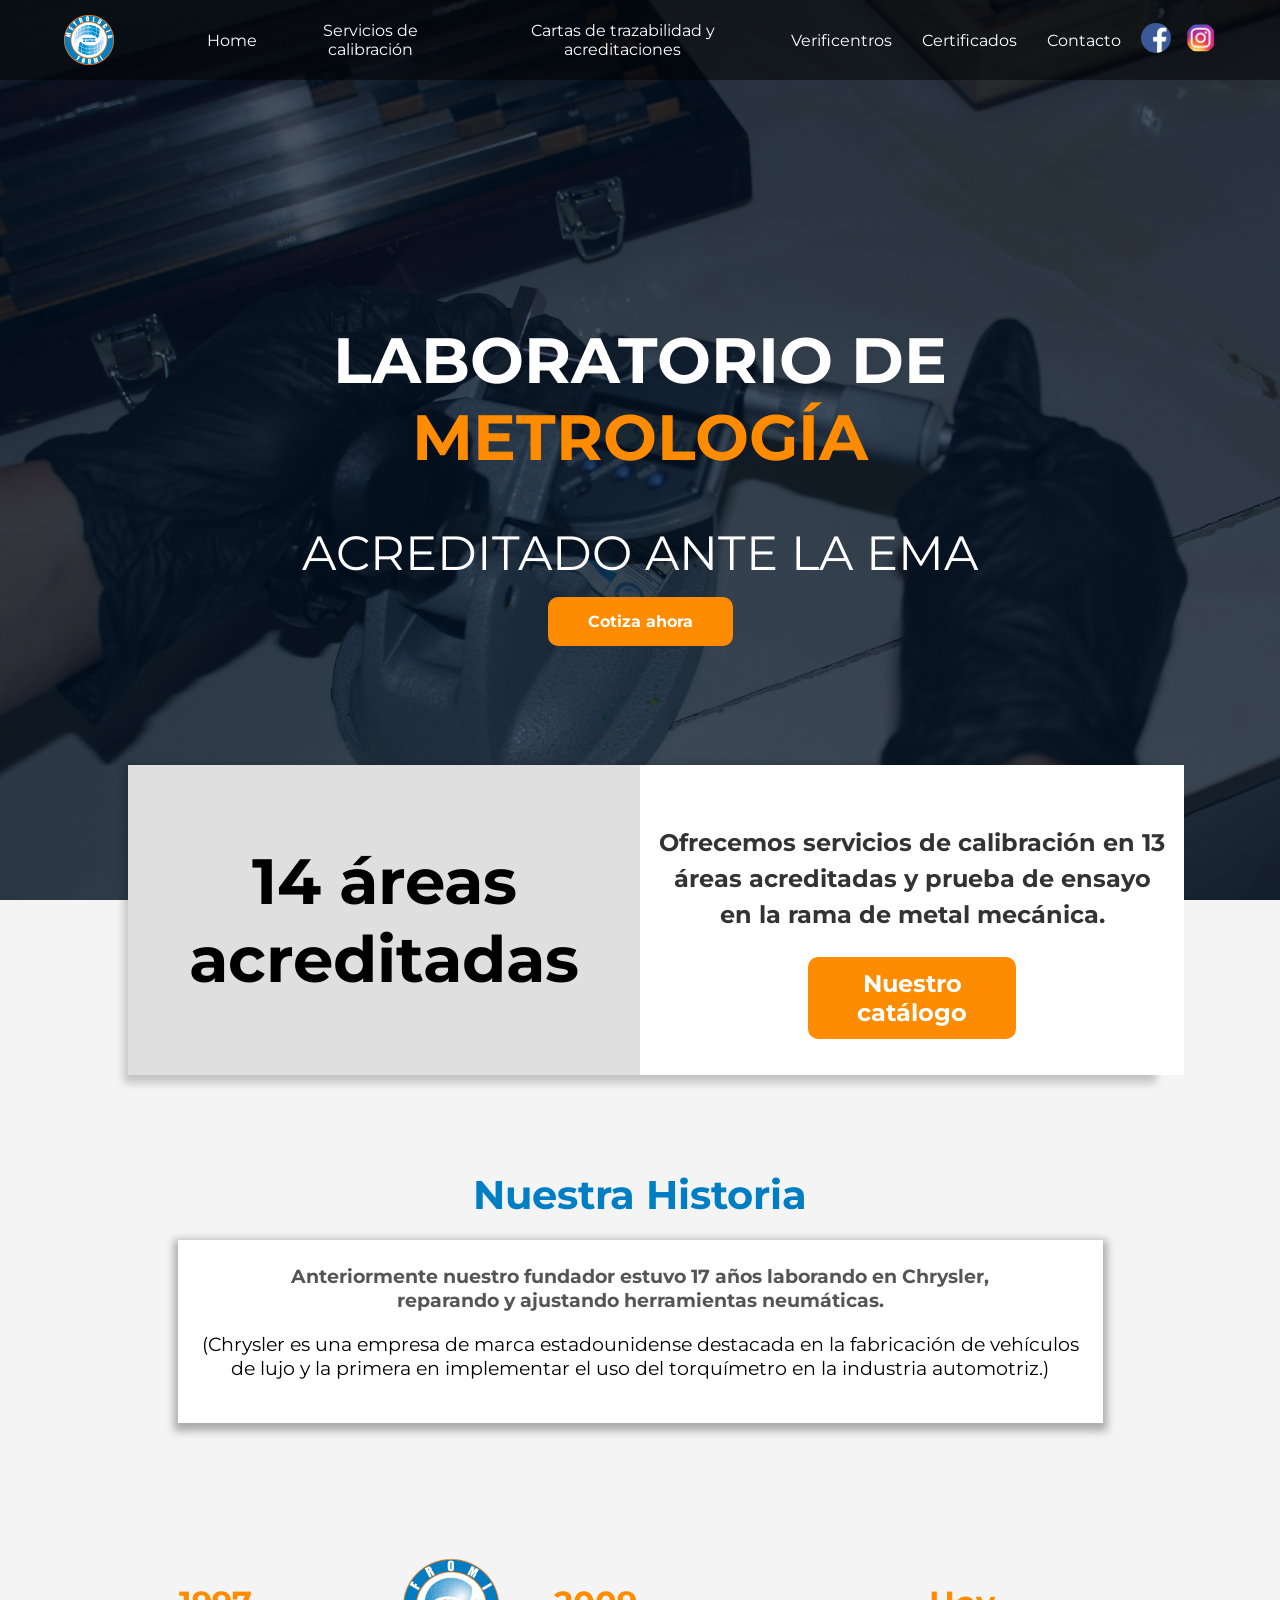
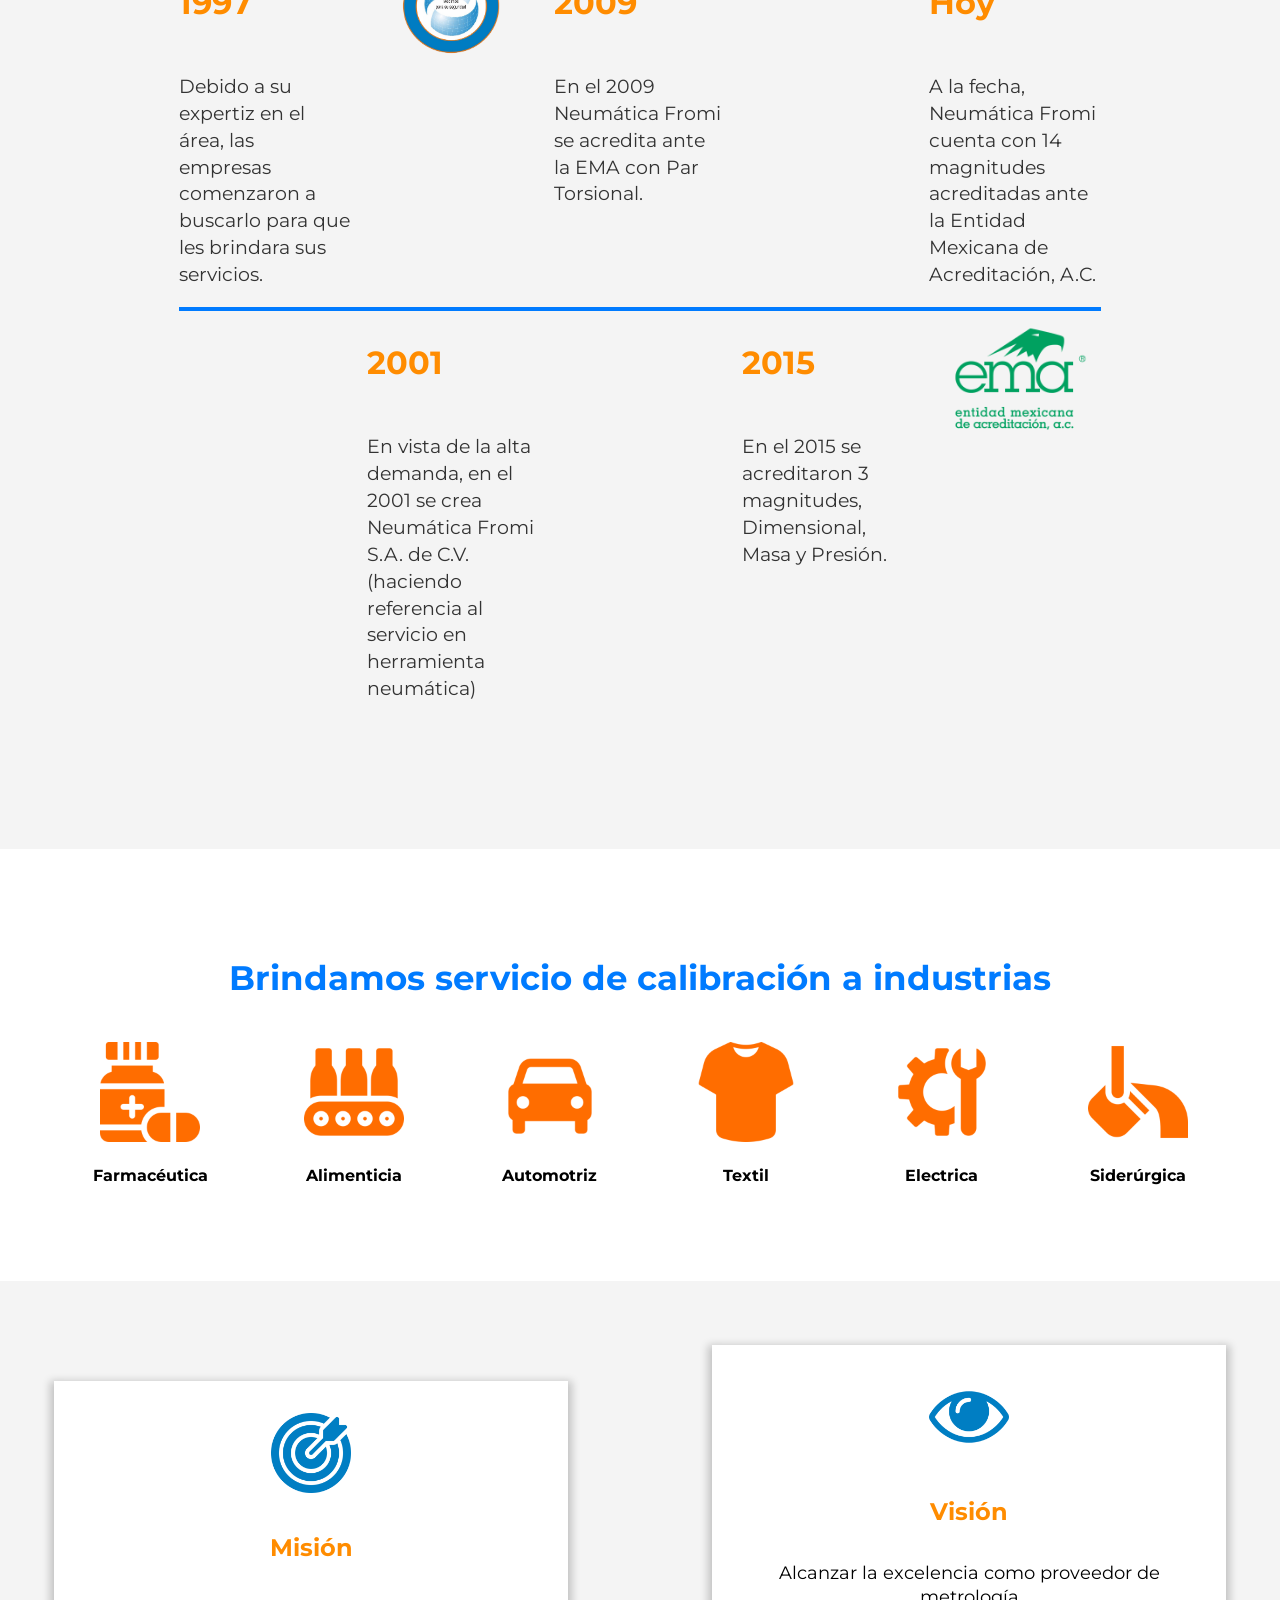
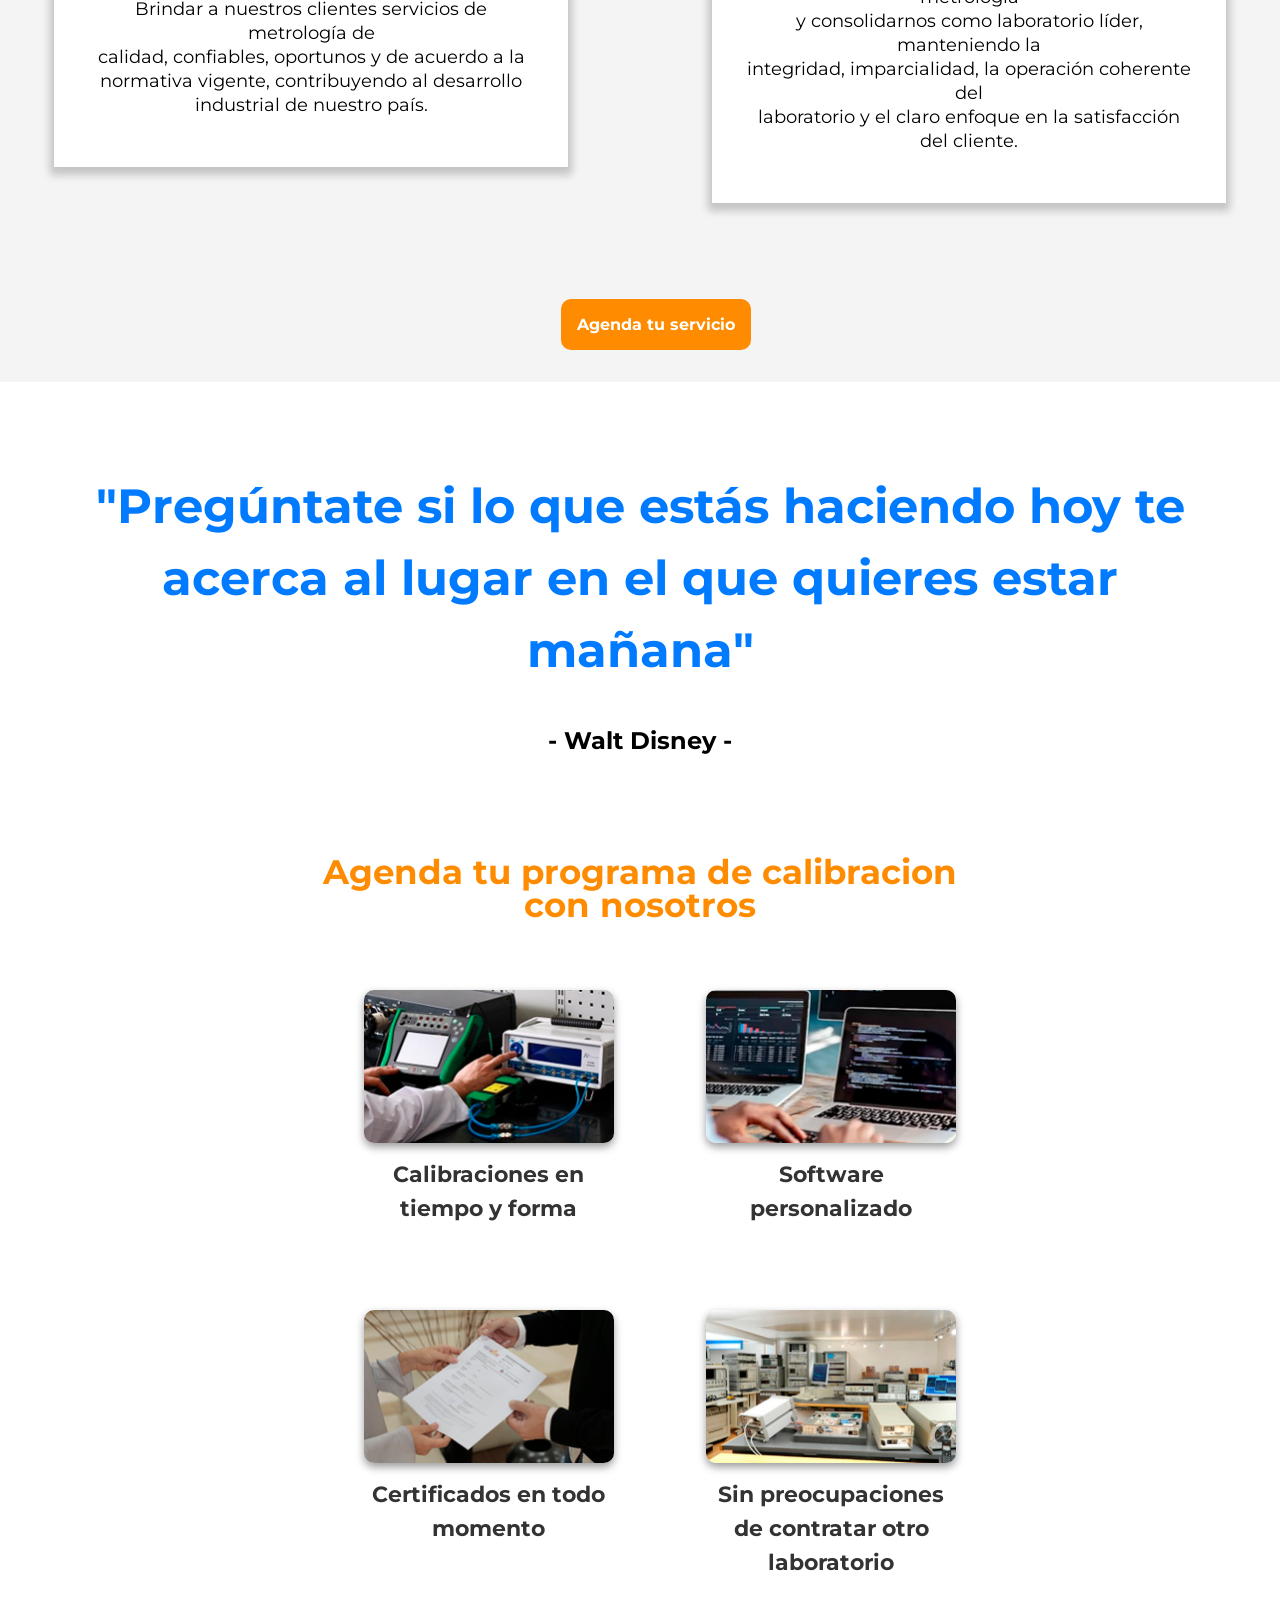
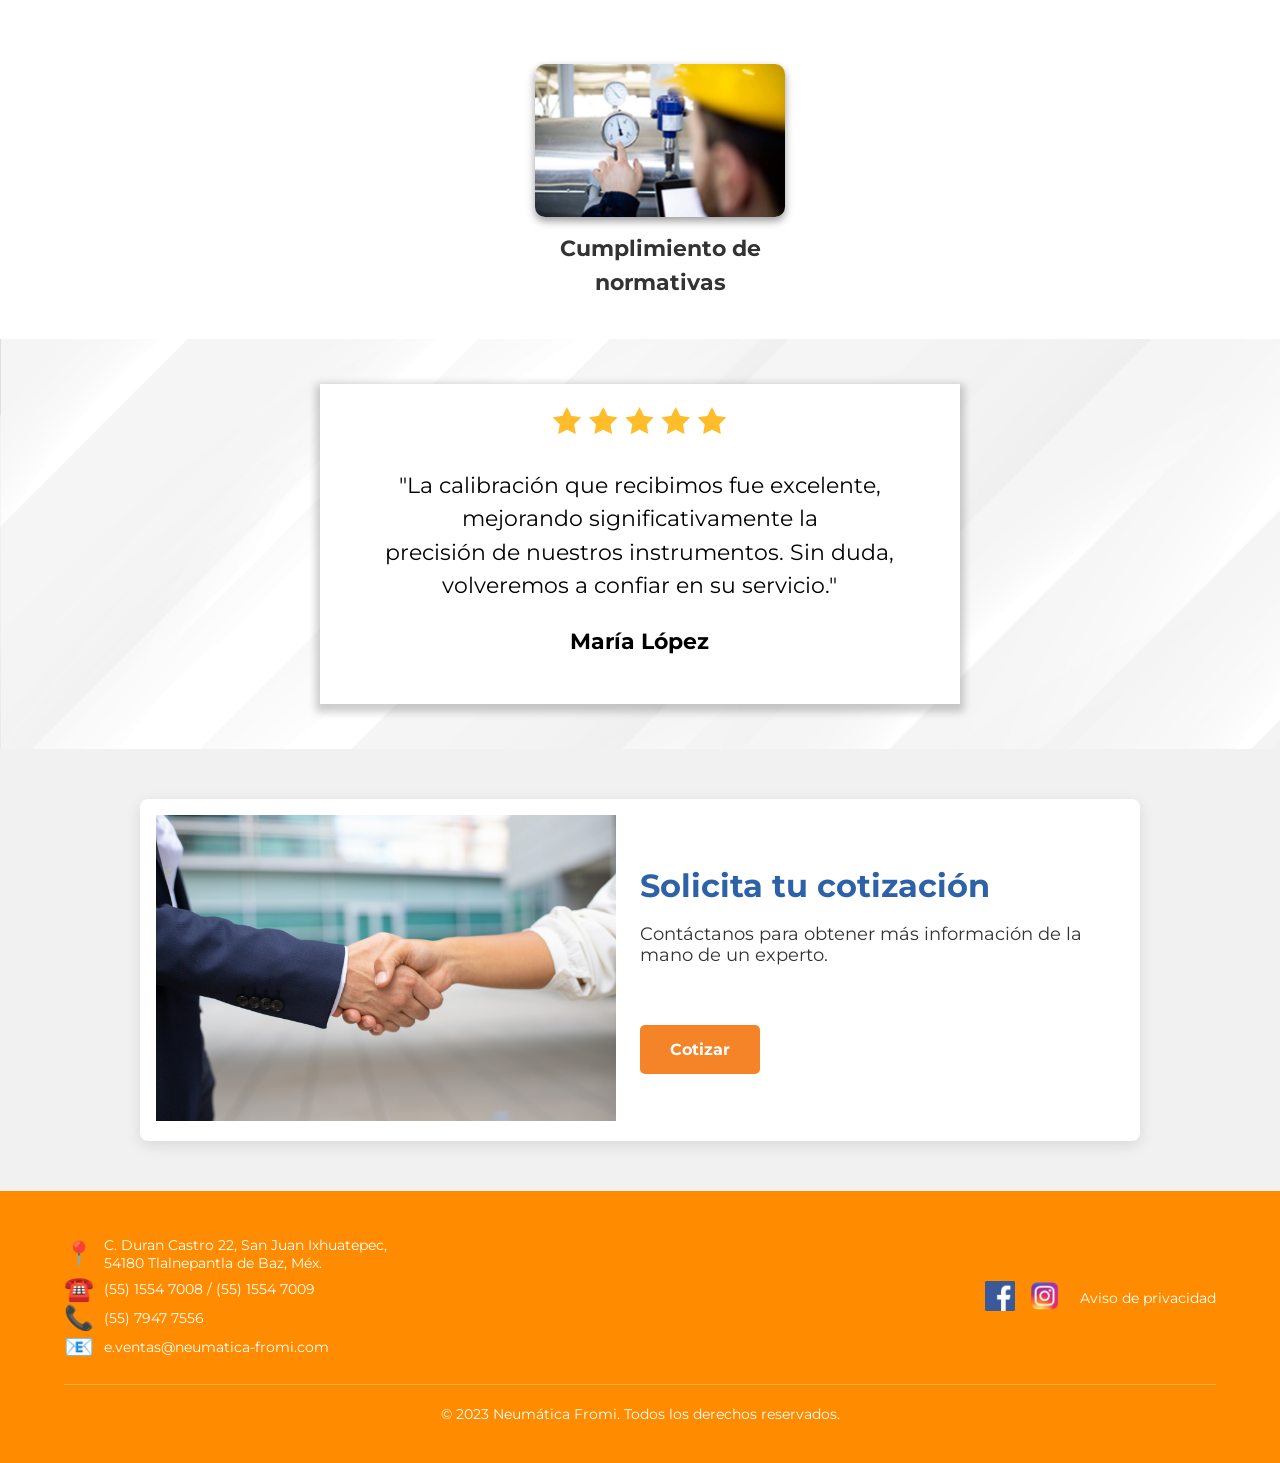
<file: index.html>
<!DOCTYPE html>
<html lang="en">

<head>
  <meta charset="UTF-8" />
  <meta name="viewport" content="width=device-width, initial-scale=1.0" />
  <title>Metrología Fromi</title>
  <meta charset="UTF-8" />
  <meta name="viewport" content="width=device-width, initial-scale=1.0" />
  <title>Laboratorio de Metrología</title>
  <link rel="preconnect" href="https://fonts.googleapis.com" />
  <link rel="preconnect" href="https://fonts.gstatic.com" crossorigin />
  <link href="https://fonts.googleapis.com/css2?family=Montserrat:wght@400;700&display=swap" rel="stylesheet" />
  <link rel="stylesheet" href="./CSS/index.css" />
</head>

<body>
  <header class="header">
    <div class="logo"></div>
    <nav>
      <ul class="nav-menu">
        <li><a href="./index.html">Home</a></li>
        <li>
          <a href="Servicios_de_Calibración.html">Servicios de calibración</a>
        </li>
        <li><a href="#">Cartas de trazabilidad y acreditaciones</a></li>
        <li><a href="#">Verificentros</a></li>
        <li><a href="certificados.html">Certificados</a></li>
        <li><a href="Contacto.html">Contacto</a></li>
      </ul>
    </nav>
    <div class="social-icons">
      <a href="https://www.facebook.com/neumaticafromicalibraciones" aria-label="Facebook">
        <img src="./resources/FBLogo.png" alt="Icono de Facebook" />
      </a>
      <a href="https://www.instagram.com/neumaticafromi/" aria-label="Instagram">
        <img src="./resources/LogoInstagram.png" alt="Icono Instagram" />
      </a>
    </div>
  </header>

  <section class="hero">
    <div class="hero-content">
      <h1>LABORATORIO DE <span>METROLOGÍA</span></h1>
      <p>ACREDITADO ANTE LA EMA</p>
      <a href="#" class="btn-quote">Cotiza ahora</a>
    </div>
  </section>

  <section class="accreditations-container">
    <div class="accreditations-box">
      <h2>14 áreas acreditadas</h2>
    </div>
    <div class="catalog-box">
      <p>
        Ofrecemos servicios de calibración en 13 áreas acreditadas y prueba de
        ensayo en la rama de metal mecánica.
      </p>
      <a href="#" class="btn-catalog">Nuestro catálogo</a>
    </div>
  </section>

  <section class="history-section">
    <div class="history-container">
      <h2>Nuestra Historia</h2>
      <div class="history-text-container">
        <p class="history-intro">
          Anteriormente nuestro fundador estuvo 17 años laborando en Chrysler,
          reparando y ajustando herramientas neumáticas.
        </p>
        <p class="history-sub-intro">
          (Chrysler es una empresa de marca estadounidense destacada en la
          fabricación de vehículos <br />
          de lujo y la primera en implementar el uso del torquímetro en la
          industria automotriz.)
        </p>
      </div>
    </div>
  </section>
  <section class="timeline-container">
    <div id="timeline-container-top">
      <div class="timeline-item content">
        <h3>1997</h3>
        <p>
          Debido a su expertiz en el área, las empresas comenzaron a buscarlo
          para que les brindara sus servicios.
        </p>
      </div>
      <div class="timeline-item content">
        <img id="fromiLogo" src="./resources/Logo Neumatica Fromi.png" alt="Logo Neumatica Fromi" />
      </div>
      <div class="timeline-item content">
        <h3>2009</h3>
        <p>
          En el 2009 Neumática Fromi se acredita ante la EMA con Par
          Torsional.
        </p>
      </div>
      <div class="timeline-item empty"></div>
      <div class="timeline-item content">
        <h3>Hoy</h3>
        <p>
          A la fecha, Neumática Fromi cuenta con 14 magnitudes acreditadas
          ante la Entidad Mexicana de Acreditación, A.C.
        </p>
      </div>
    </div>

    <div id="timeline-container-bottom">
      <div class="timeline-item empty"></div>
      <div class="timeline-item content">
        <h3>2001</h3>
        <p>
          En vista de la alta demanda, en el 2001 se crea Neumática Fromi S.A.
          de C.V. (haciendo referencia al servicio en herramienta neumática)
        </p>
      </div>
      <div class="timeline-item empty"></div>
      <div class="timeline-item content">
        <h3>2015</h3>
        <p>
          En el 2015 se acreditaron 3 magnitudes, Dimensional, Masa y Presión.
        </p>
      </div>
      <div class="timeline-item content">
        <img id="emmaLogo" src="./resources/logo_emah.png" alt="EMA Logo" />
      </div>
    </div>
  </section>

  <section class="servicios-container">
    <div class="servicios-container-text">
      <h1>Brindamos servicio de calibración a industrias</h1>
    </div>
    <div class="servicios-iconos-container">
      <div class="servicio-item">
        <img src="./resources/Medicinas Icon.png" alt="pastillas" />
        <p>Farmacéutica</p>
      </div>
      <div class="servicio-item">
        <img src="./resources/Botellas Icon.png" alt="botellas" />
        <p>Alimenticia</p>
      </div>
      <div class="servicio-item">
        <img src="./resources/Carro Icon.png" alt="automovil" />
        <p>Automotriz</p>
      </div>
      <div class="servicio-item">
        <img src="./resources/Camiseta Icon.png" alt="camiseta" />
        <p>Textil</p>
      </div>
      <div class="servicio-item">
        <img src="./resources/Engrane Icon.png" alt="engrane" />
        <p>Electrica</p>
      </div>
      <div class="servicio-item">
        <img src="./resources/siderurgia.png" alt="siderurgia" />
        <p>Siderúrgica</p>
      </div>
    </div>
  </section>

  <section class="mision-vision-section">
    <div class="mision-vision-container">
      <div class="mision-box">
        <div class="mision-image-container">
          <img src="./resources/MarkIcon.png" alt="objetivosIcon" />
        </div>
        <h2>Misión</h2>
        <p>
          Brindar a nuestros clientes servicios de metrología de <br />
          calidad, confiables, oportunos y de acuerdo a la <br />
          normativa vigente, contribuyendo al desarrollo <br />
          industrial de nuestro país.
        </p>
      </div>
      <div class="vision-box">
        <div class="vision-image-container">
          <img src="./resources/OjoIcon.png" alt="visionIcon" />
        </div>
        <h2>Visión</h2>
        <p>
          Alcanzar la excelencia como proveedor de metrología <br />
          y consolidarnos como laboratorio líder, manteniendo la <br />
          integridad, imparcialidad, la operación coherente del <br />
          laboratorio y el claro enfoque en la satisfacción del cliente.
        </p>
      </div>
    </div>
    <div class="btn-agendar-section">
      <div class="btn-agendar-container">
        <a href="#" class="btn-agendar">Agenda tu servicio</a>
      </div>
    </div>
  </section>

  <section class="lema-section">
    <div class="lema-container">
      <h2>
        "Pregúntate si lo que estás haciendo hoy te <br />
        acerca al lugar en el que quieres estar mañana." <br />
      </h2>
      <p></p>
    </div>
  </section>


  <section class="programa-calibracion-section">
    <div class="programa-calibracion-container">
      <h2>Agenda tu programa de calibracion con nosotros</h2>
      <div class="programa-calibracion-imgtext-container">
        <div class="item-programa">
          <img src="./resources/INICIO/programa-imagen-1.png" alt="">
          <p>Calibraciones en tiempo y forma</p>
        </div>
        <div class="item-programa">
          <img src="./resources/INICIO/programa-imagen-2.png" alt="">
          <p>Software personalizado</p>
        </div>
        <div class="item-programa">
          <img src="./resources/INICIO/programa-imagen 3.png" alt="">
          <p>Certificados en todo momento</p>
        </div>
        <div class="item-programa">
          <img src="./resources/INICIO/programa-imagen-4.png" alt="">
          <p>Sin preocupaciones de contratar otro laboratorio</p>
        </div>
        <div class="item-programa">
          <img src="./resources/INICIO/programa-imagen 5.png" alt="">
          <p>Cumplimiento de normativas</p>
        </div>
      </div>
  </section>



  <section class="comentarios-section">
    <div class="comentarios-container">
      <div class="comentarios-tarjeta-container">
        <img src="./resources/Estrellas.png" alt="estrellas">
        <p>"La calibración que recibimos fue excelente, mejorando significativamente la <br>
          precisión de nuestros instrumentos. Sin duda, volveremos a confiar en su servicio."</p>
        <h3>María López</h3>
      </div>
    </div>
    </div>
  </section>

  <section class="quote-section">
    <div class="quote-container">
      <div class="image-container">
        <img src="./resources/apreton de manos.jpg" alt="Apretón de manos" />
      </div>
      <div class="text-container">
        <h2>Solicita tu cotización</h2>
        <p>
          Contáctanos para obtener más información de la mano de un experto.
        </p>
        <a href="#" class="btn-primary">Cotizar</a>
      </div>
    </div>
  </section>

  <footer class="footer">
    <div class="footer-content">
      <div class="contact-info">
        <p><span>📍</span>C. Duran Castro 22, San Juan Ixhuatepec,<br>54180 Tlalnepantla de Baz, Méx.</p>
        <p><span>☎️</span>(55) 1554 7008 / (55) 1554 7009</p>
        <p><span>📞</span>(55) 7947 7556</p>
        <p><span>📧</span>e.ventas@neumatica-fromi.com</p>
      </div>
      <div class="footer-social-icons">
        <a href="https://www.facebook.com/neumaticafromicalibraciones" aria-label="Facebook"><img
            src="./resources/FBLogo.png" alt="Facebook"></a>
        <a href="https://www.instagram.com/neumaticafromi/" aria-label="Instagram"><img
            src="./resources/LogoInstagram.png" alt="Instagram"></a>
        <p>Aviso de privacidad</p>
      </div>
    </div>
    <div class="copyright">
      © 2023 Neumática Fromi. Todos los derechos reservados.
    </div>
  </footer>
  <script src="./JS/main.js"></script>
</body>

</html>
</file>
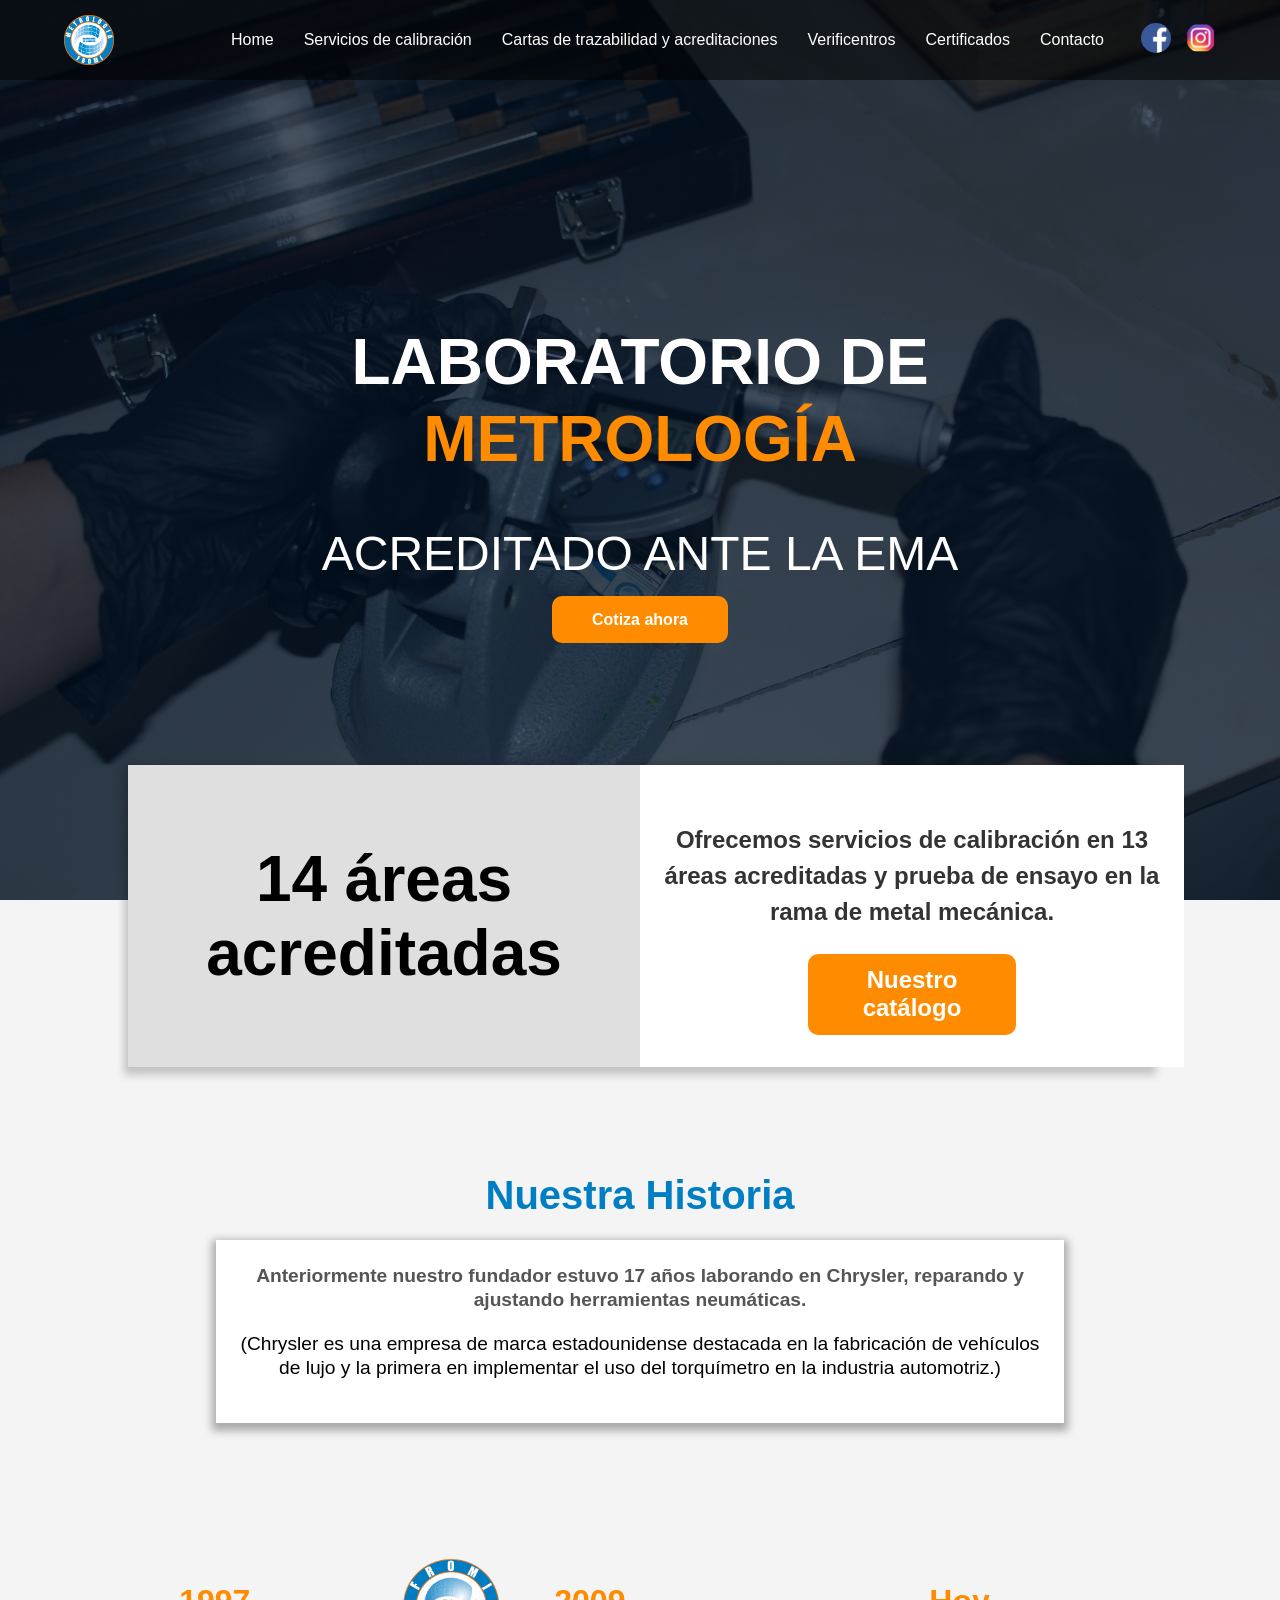
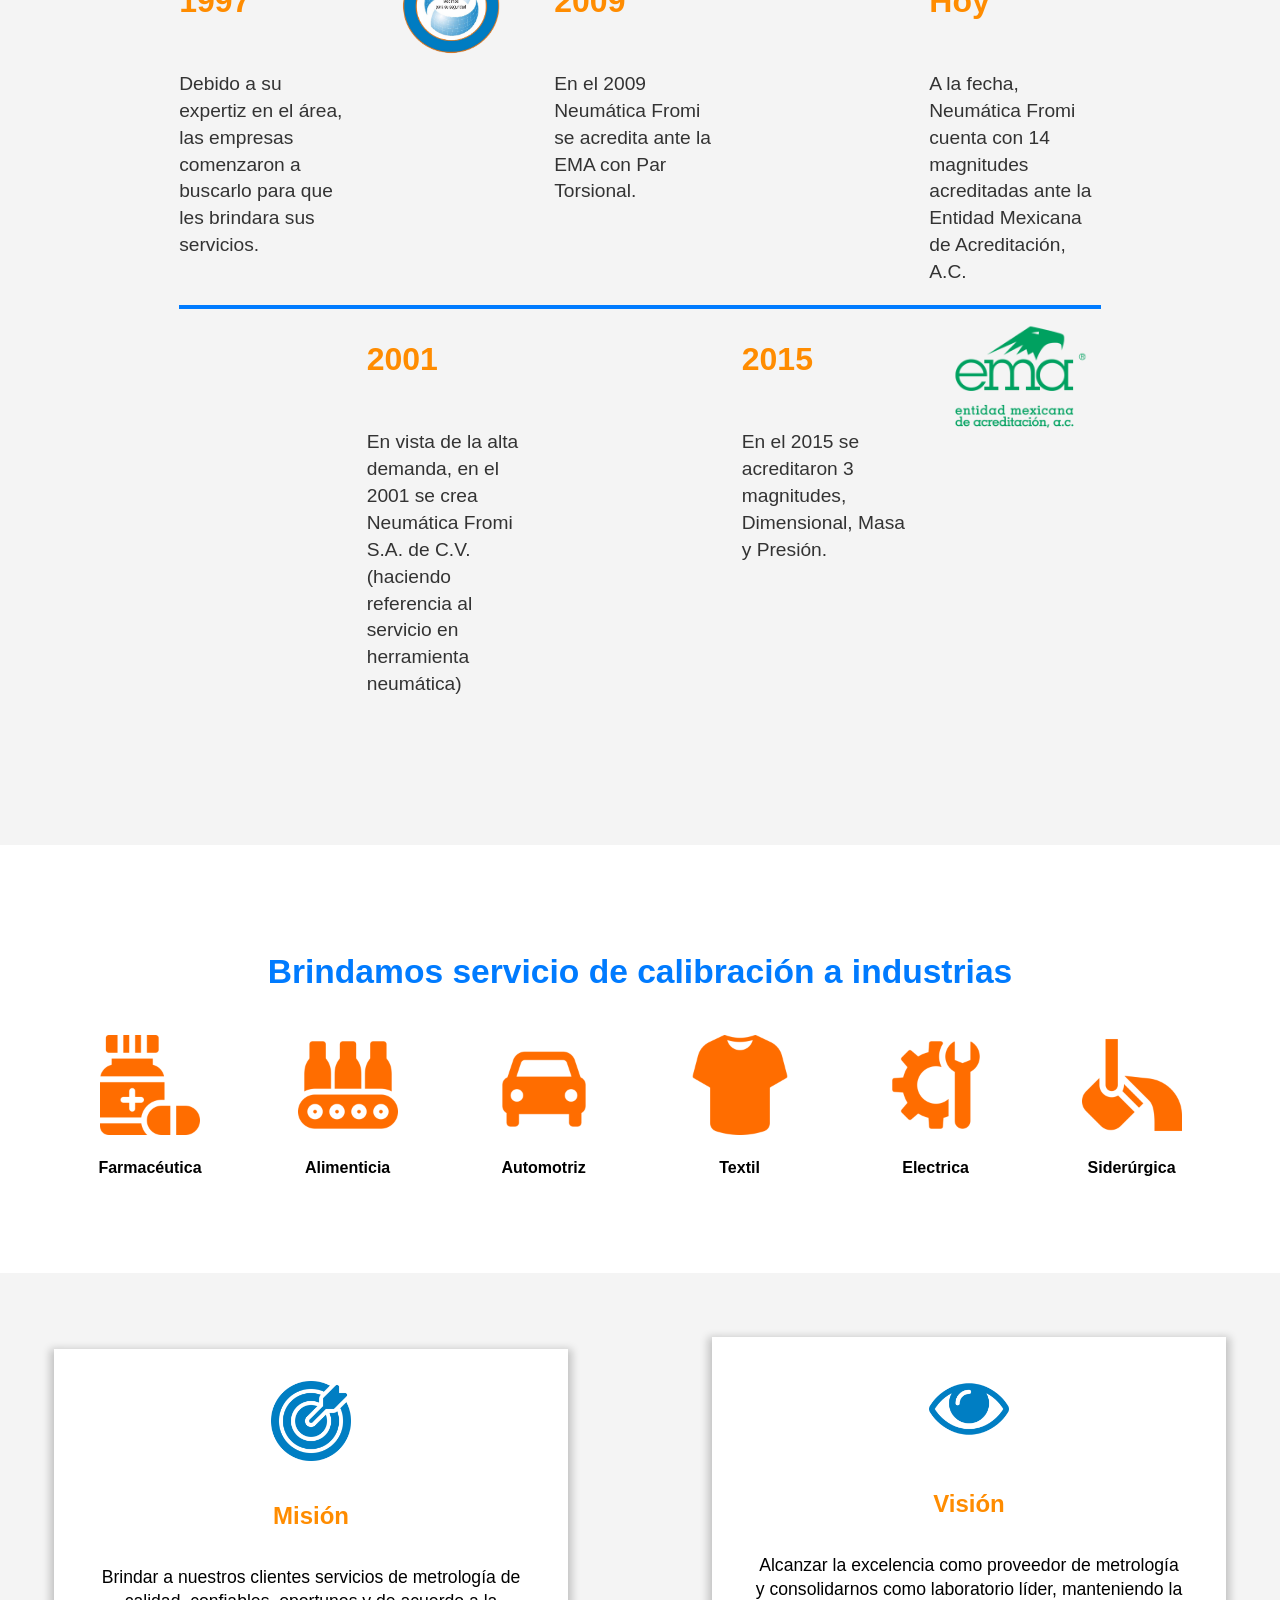
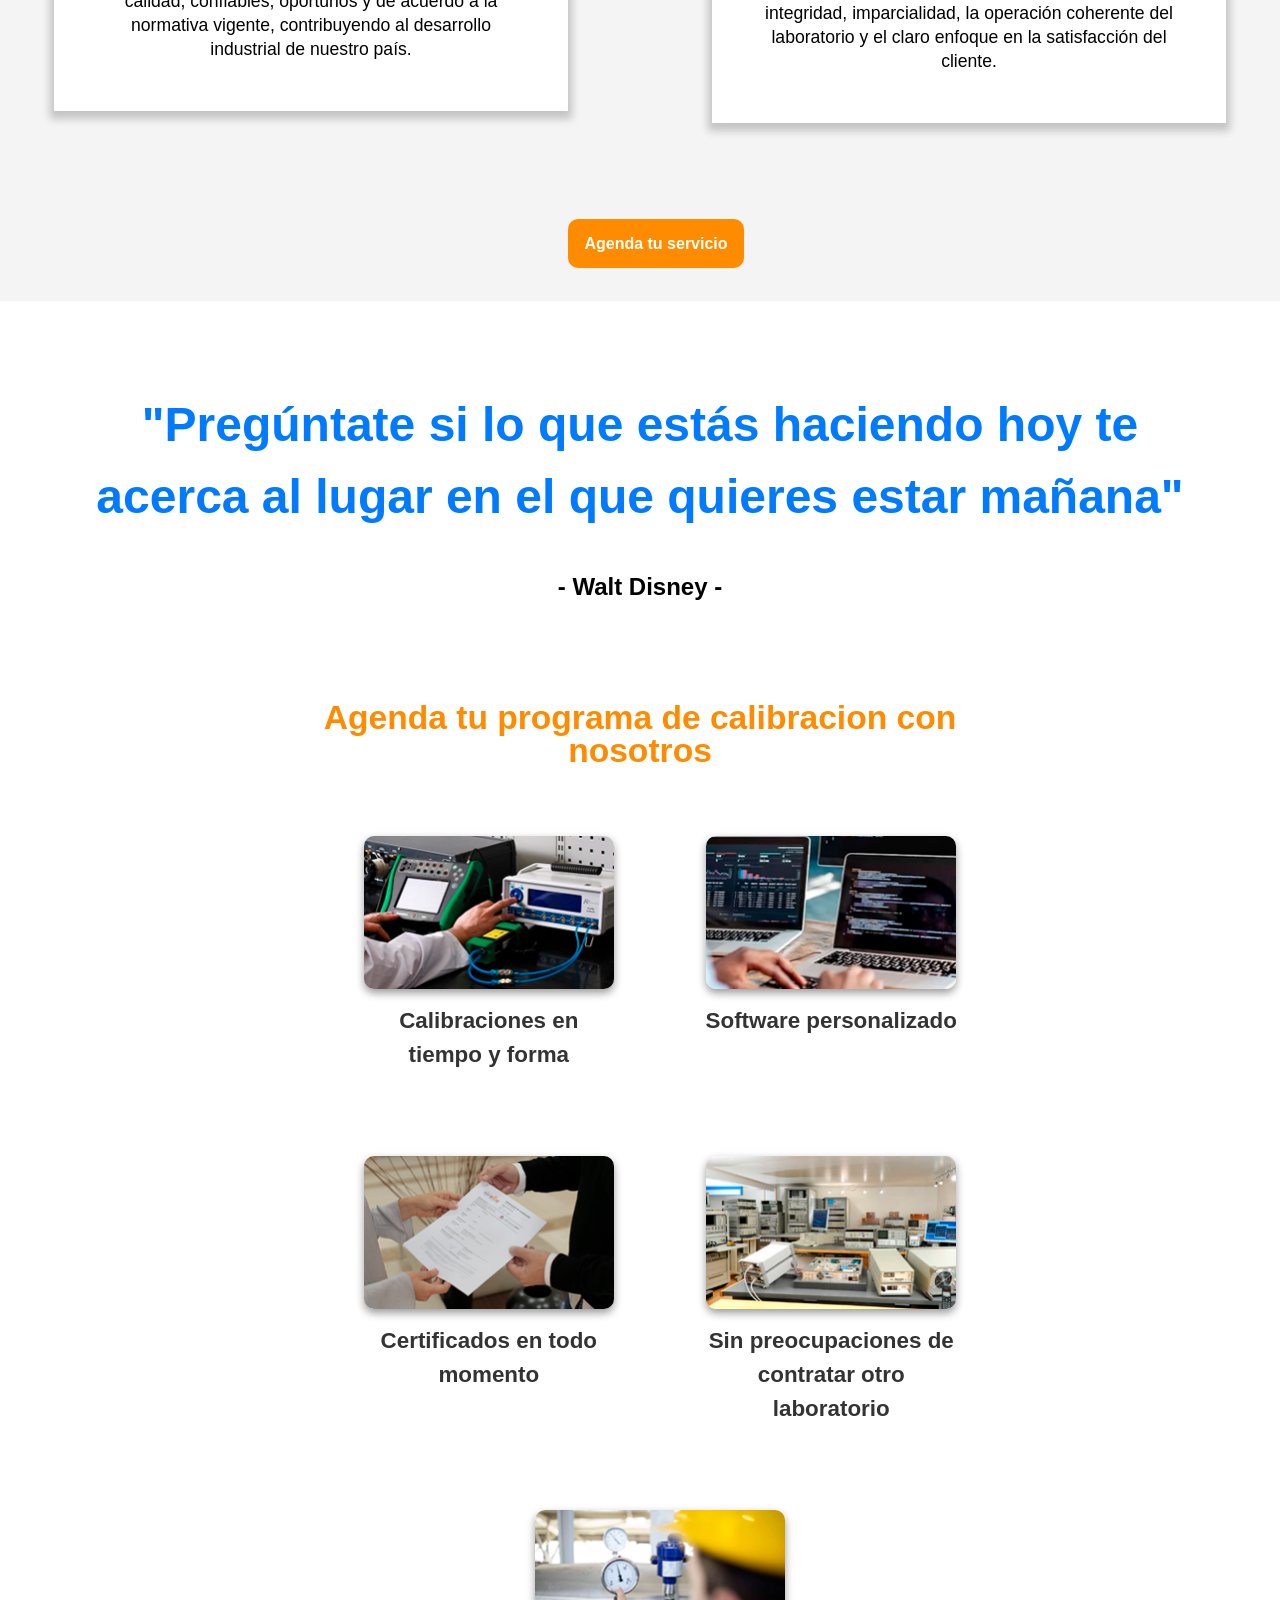
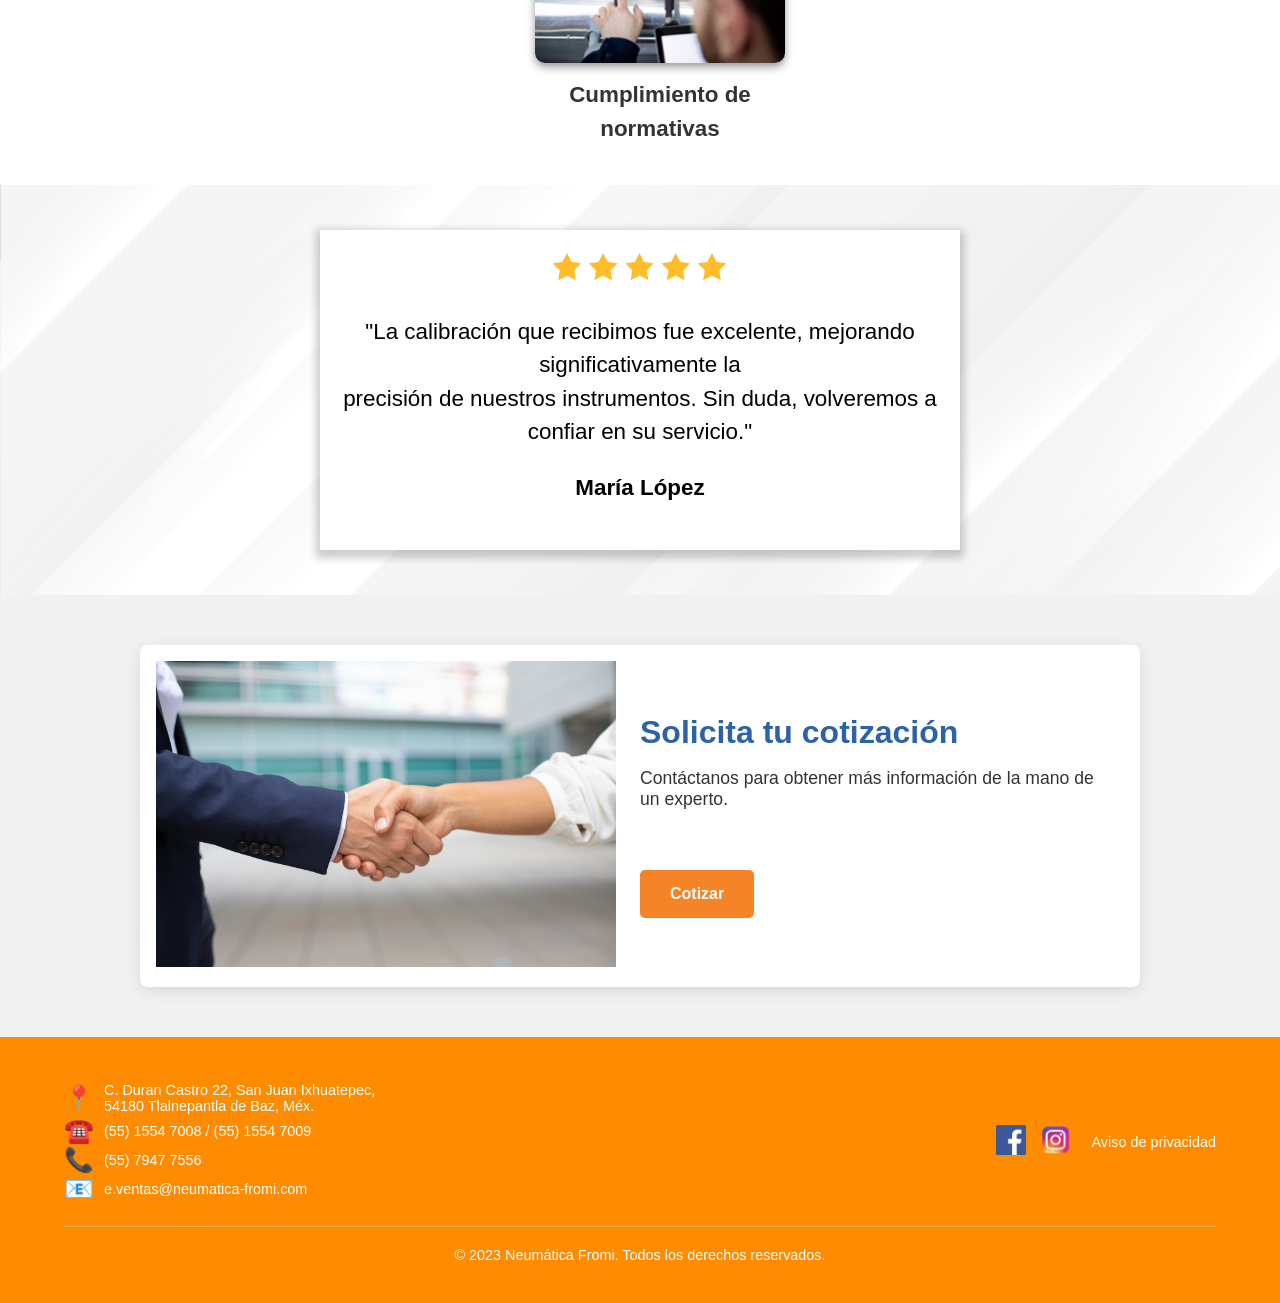
<file: HTML/index.html>
<!DOCTYPE html>
<html lang="en">

<head>
  <meta charset="UTF-8" />
  <meta name="viewport" content="width=device-width, initial-scale=1.0" />
  <title>Metrología Fromi</title>
  <meta charset="UTF-8" />
  <meta name="viewport" content="width=device-width, initial-scale=1.0" />
  <title>Laboratorio de Metrología</title>
  <link rel="preconnect" href="https://fonts.googleapis.com" />
  <link rel="preconnect" href="https://fonts.gstatic.com" crossorigin />
  <link href="https://fonts.googleapis.com/css2?family=Montserrat:wght@400;700&display=swap" rel="/CSS" />
  <link rel="stylesheet" href="/CSS/index.css" />
</head>

<body>
  <header class="header">
    <div class="logo"></div>
    <nav>
      <ul class="nav-menu">
        <li><a href="/HTML/index.html">Home</a></li>
        <li>
          <a href="Servicios_de_Calibración.html">Servicios de calibración</a>
        </li>
        <li><a href="#">Cartas de trazabilidad y acreditaciones</a></li>
        <li><a href="#">Verificentros</a></li>
        <li><a href="certificados.html">Certificados</a></li>
        <li><a href="Contacto.html">Contacto</a></li>
      </ul>
    </nav>
    <div class="social-icons">
      <a href="https://www.facebook.com/neumaticafromicalibraciones" aria-label="Facebook">
        <img src="/resources/FBLogo.png" alt="Icono de Facebook" />
      </a>
      <a href="https://www.instagram.com/neumaticafromi/" aria-label="Instagram">
        <img src="/resources/LogoInstagram.png" alt="Icono Instagram" />
      </a>
    </div>
  </header>

  <section class="hero">
    <div class="hero-content">
      <h1>LABORATORIO DE <span>METROLOGÍA</span></h1>
      <p>ACREDITADO ANTE LA EMA</p>
      <a href="#" class="btn-quote">Cotiza ahora</a>
    </div>
  </section>

  <section class="accreditations-container">
    <div class="accreditations-box">
      <h2>14 áreas acreditadas</h2>
    </div>
    <div class="catalog-box">
      <p>
        Ofrecemos servicios de calibración en 13 áreas acreditadas y prueba de
        ensayo en la rama de metal mecánica.
      </p>
      <a href="#" class="btn-catalog">Nuestro catálogo</a>
    </div>
  </section>

  <section class="history-section">
    <div class="history-container">
      <h2>Nuestra Historia</h2>
      <div class="history-text-container">
        <p class="history-intro">
          Anteriormente nuestro fundador estuvo 17 años laborando en Chrysler,
          reparando y ajustando herramientas neumáticas.
        </p>
        <p class="history-sub-intro">
          (Chrysler es una empresa de marca estadounidense destacada en la
          fabricación de vehículos <br />
          de lujo y la primera en implementar el uso del torquímetro en la
          industria automotriz.)
        </p>
      </div>
    </div>
  </section>
  <section class="timeline-container">
    <div id="timeline-container-top">
      <div class="timeline-item content">
        <h3>1997</h3>
        <p>
          Debido a su expertiz en el área, las empresas comenzaron a buscarlo
          para que les brindara sus servicios.
        </p>
      </div>
      <div class="timeline-item content">
        <img id="fromiLogo" src="/resources/Logo Neumatica Fromi.png" alt="Logo Neumatica Fromi" />
      </div>
      <div class="timeline-item content">
        <h3>2009</h3>
        <p>
          En el 2009 Neumática Fromi se acredita ante la EMA con Par
          Torsional.
        </p>
      </div>
      <div class="timeline-item empty"></div>
      <div class="timeline-item content">
        <h3>Hoy</h3>
        <p>
          A la fecha, Neumática Fromi cuenta con 14 magnitudes acreditadas
          ante la Entidad Mexicana de Acreditación, A.C.
        </p>
      </div>
    </div>

    <div id="timeline-container-bottom">
      <div class="timeline-item empty"></div>
      <div class="timeline-item content">
        <h3>2001</h3>
        <p>
          En vista de la alta demanda, en el 2001 se crea Neumática Fromi S.A.
          de C.V. (haciendo referencia al servicio en herramienta neumática)
        </p>
      </div>
      <div class="timeline-item empty"></div>
      <div class="timeline-item content">
        <h3>2015</h3>
        <p>
          En el 2015 se acreditaron 3 magnitudes, Dimensional, Masa y Presión.
        </p>
      </div>
      <div class="timeline-item content">
        <img id="emmaLogo" src="/resources/logo_emah.png" alt="EMA Logo" />
      </div>
    </div>
  </section>

  <section class="servicios-container">
    <div class="servicios-container-text">
      <h1>Brindamos servicio de calibración a industrias</h1>
    </div>
    <div class="servicios-iconos-container">
      <div class="servicio-item">
        <img src="/resources/Medicinas Icon.png" alt="pastillas" />
        <p>Farmacéutica</p>
      </div>
      <div class="servicio-item">
        <img src="/resources/Botellas Icon.png" alt="botellas" />
        <p>Alimenticia</p>
      </div>
      <div class="servicio-item">
        <img src="/resources/Carro Icon.png" alt="automovil" />
        <p>Automotriz</p>
      </div>
      <div class="servicio-item">
        <img src="/resources/Camiseta Icon.png" alt="camiseta" />
        <p>Textil</p>
      </div>
      <div class="servicio-item">
        <img src="/resources/Engrane Icon.png" alt="engrane" />
        <p>Electrica</p>
      </div>
      <div class="servicio-item">
        <img src="/resources/siderurgia.png" alt="siderurgia" />
        <p>Siderúrgica</p>
      </div>
    </div>
  </section>

  <section class="mision-vision-section">
    <div class="mision-vision-container">
      <div class="mision-box">
        <div class="mision-image-container">
          <img src="/resources/MarkIcon.png" alt="objetivosIcon" />
        </div>
        <h2>Misión</h2>
        <p>
          Brindar a nuestros clientes servicios de metrología de <br />
          calidad, confiables, oportunos y de acuerdo a la <br />
          normativa vigente, contribuyendo al desarrollo <br />
          industrial de nuestro país.
        </p>
      </div>
      <div class="vision-box">
        <div class="vision-image-container">
          <img src="/resources/OjoIcon.png" alt="visionIcon" />
        </div>
        <h2>Visión</h2>
        <p>
          Alcanzar la excelencia como proveedor de metrología <br />
          y consolidarnos como laboratorio líder, manteniendo la <br />
          integridad, imparcialidad, la operación coherente del <br />
          laboratorio y el claro enfoque en la satisfacción del cliente.
        </p>
      </div>
    </div>
    <div class="btn-agendar-section">
      <div class="btn-agendar-container">
        <a href="#" class="btn-agendar">Agenda tu servicio</a>
      </div>
    </div>
  </section>

  <section class="lema-section">
    <div class="lema-container">
      <h2>
        "Pregúntate si lo que estás haciendo hoy te <br />
        acerca al lugar en el que quieres estar mañana." <br />
      </h2>
      <p></p>
    </div>
  </section>


  <section class="programa-calibracion-section">
    <div class="programa-calibracion-container">
      <h2>Agenda tu programa de calibracion con nosotros</h2>
      <div class="programa-calibracion-imgtext-container">
        <div class="item-programa">
          <img src="/resources/INICIO/programa-imagen-1.png" alt="">
          <p>Calibraciones en tiempo y forma</p>
        </div>
        <div class="item-programa">
          <img src="/resources/INICIO/programa-imagen-2.png" alt="">
          <p>Software personalizado</p>
        </div>
        <div class="item-programa">
          <img src="/resources/INICIO/programa-imagen 3.png" alt="">
          <p>Certificados en todo momento</p>
        </div>
        <div class="item-programa">
          <img src="/resources/INICIO/programa-imagen-4.png" alt="">
          <p>Sin preocupaciones de contratar otro laboratorio</p>
        </div>
        <div class="item-programa">
          <img src="/resources/INICIO/programa-imagen 5.png" alt="">
          <p>Cumplimiento de normativas</p>
        </div>
      </div>
  </section>



  <section class="comentarios-section">
    <div class="comentarios-container">
      <div class="comentarios-tarjeta-container">
        <img src="/resources/Estrellas.png" alt="estrellas">
        <p>"La calibración que recibimos fue excelente, mejorando significativamente la <br>
          precisión de nuestros instrumentos. Sin duda, volveremos a confiar en su servicio."</p>
        <h3>María López</h3>
      </div>
    </div>
    </div>
  </section>

  <section class="quote-section">
    <div class="quote-container">
      <div class="image-container">
        <img src="/resources/apreton de manos.jpg" alt="Apretón de manos" />
      </div>
      <div class="text-container">
        <h2>Solicita tu cotización</h2>
        <p>
          Contáctanos para obtener más información de la mano de un experto.
        </p>
        <a href="#" class="btn-primary">Cotizar</a>
      </div>
    </div>
  </section>

  <footer class="footer">
    <div class="footer-content">
      <div class="contact-info">
        <p><span>📍</span>C. Duran Castro 22, San Juan Ixhuatepec,<br>54180 Tlalnepantla de Baz, Méx.</p>
        <p><span>☎️</span>(55) 1554 7008 / (55) 1554 7009</p>
        <p><span>📞</span>(55) 7947 7556</p>
        <p><span>📧</span>e.ventas@neumatica-fromi.com</p>
      </div>
      <div class="footer-social-icons">
        <a href="https://www.facebook.com/neumaticafromicalibraciones" aria-label="Facebook"><img
            src="/resources/FBLogo.png" alt="Facebook"></a>
        <a href="https://www.instagram.com/neumaticafromi/" aria-label="Instagram"><img
            src="/resources/LogoInstagram.png" alt="Instagram"></a>
        <p>Aviso de privacidad</p>
      </div>
    </div>
    <div class="copyright">
      © 2023 Neumática Fromi. Todos los derechos reservados.
    </div>
  </footer>
  <script src="/JS/main.js"></script>
</body>

</html>
</file>
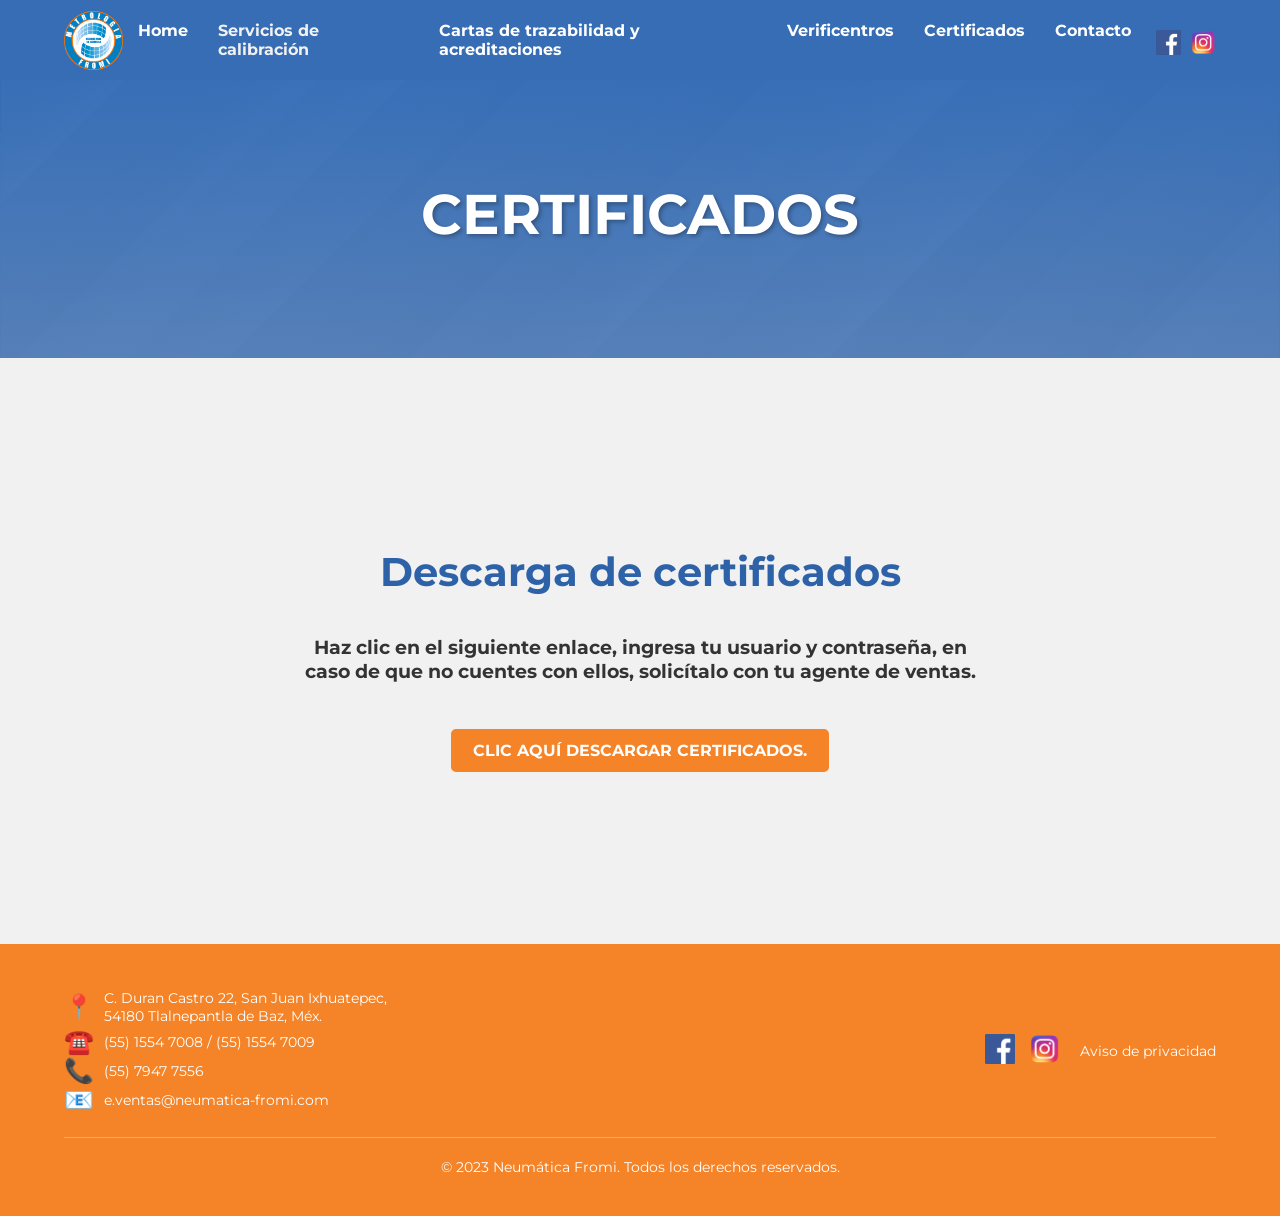
<file: certificados.html>
<!DOCTYPE html>
<html lang="en">
  <head>
    <meta charset="UTF-8" />
    <meta name="viewport" content="width=device-width, initial-scale=1.0" />
    <title>Certificados</title>
    <link rel="preconnect" href="https://fonts.googleapis.com" />
    <link rel="preconnect" href="https://fonts.gstatic.com" crossorigin />
    <link
      href="https://fonts.googleapis.com/css2?family=Montserrat:wght@400;700&display=swap"
      rel="stylesheet"
    />
    <link rel="stylesheet" href="./CSS/certificados.css" />
    <link rel="stylesheet" href="./CSS/Servicios_de_Calibración.css" />
  </head>
  <body>
    <header class="header">
      <div class="logo"></div>
      <nav>
        <ul class="nav-menu">
          <li><a href="index.html">Home</a></li>
          <li>
            <a href="Servicios_de_Calibración.html">Servicios de calibración</a>
          </li>
          <li><a href="#">Cartas de trazabilidad y acreditaciones</a></li>
          <li><a href="./verificentros.html">Verificentros</a></li>
          <li><a href="certificados.html">Certificados</a></li>
          <li><a href="Contacto.html">Contacto</a></li>
        </ul>
      </nav>
      <div class="social-icons">
        <a
          href="https://www.facebook.com/neumaticafromicalibraciones"
          aria-label="Facebook"
        >
          <img src="./resources/FBLogo.png" alt="Icono de Facebook" />
        </a>
        <a
          href="https://www.instagram.com/neumaticafromi/"
          aria-label="Instagram"
        >
          <img src="./resources/LogoInstagram.png" alt="Icono Instagram" />
        </a>
      </div>
    </header>
    <div class="banner">
      <div class="banner-content">
        <h1>CERTIFICADOS</h1>
      </div>
    </div>
    <section class="certificados-section">
      <h1>Descarga de certificados</h1>
      <p>
        Haz clic en el siguiente enlace, ingresa tu usuario y contraseña, en
        <br />
        caso de que no cuentes con ellos, solicítalo con tu agente de ventas.
      </p>
      <div class="btn-descargar">
        <a href="">CLIC AQUÍ DESCARGAR CERTIFICADOS.</a>
      </div>
    </section>
    <footer class="footer">
      <div class="footer-content">
        <div class="contact-info">
          <p>
            <span>📍</span>C. Duran Castro 22, San Juan Ixhuatepec,<br />54180
            Tlalnepantla de Baz, Méx.
          </p>
          <p><span>☎️</span>(55) 1554 7008 / (55) 1554 7009</p>
          <p><span>📞</span>(55) 7947 7556</p>
          <p><span>📧</span>e.ventas@neumatica-fromi.com</p>
        </div>
        <div class="footer-social-icons">
          <a
            href="https://www.facebook.com/neumaticafromicalibraciones"
            aria-label="Facebook"
            ><img src="./resources/FBLogo.png" alt="Facebook"
          /></a>
          <a
            href="https://www.instagram.com/neumaticafromi/"
            aria-label="Instagram"
            ><img src="./resources/LogoInstagram.png" alt="Instagram"
          /></a>
          <p>Aviso de privacidad</p>
        </div>
      </div>
      <div class="copyright">
        © 2023 Neumática Fromi. Todos los derechos reservados.
      </div>
    </footer>
  </body>
</html>
</file>
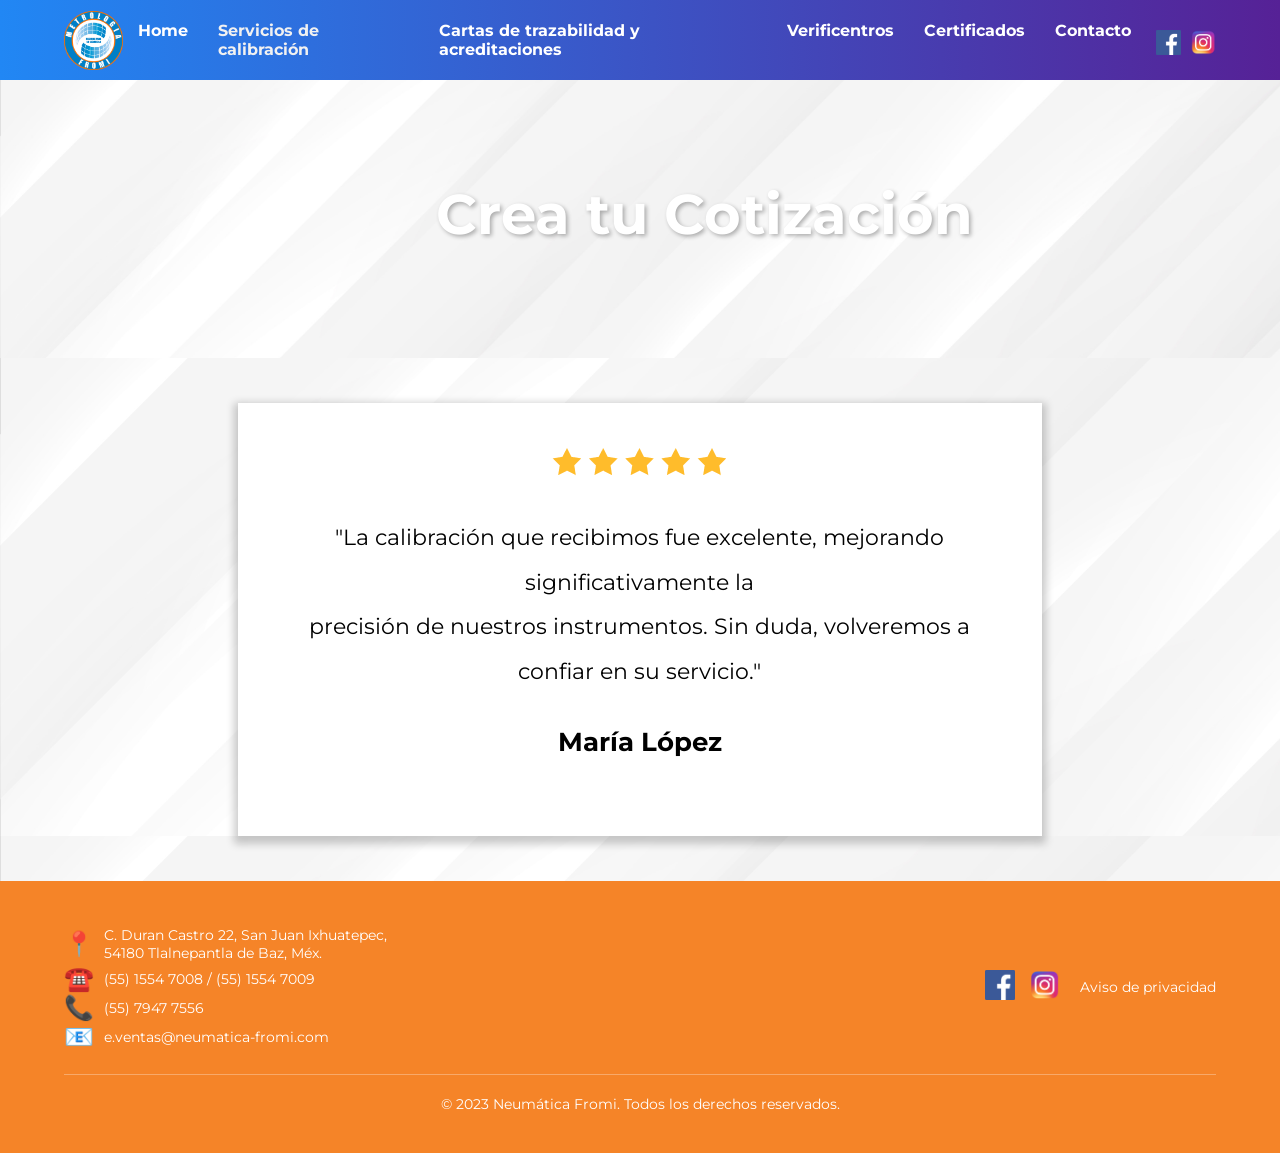
<file: Contacto.html>
<!DOCTYPE html>
<html lang="en">
  <head>
    <meta charset="UTF-8" />
    <meta name="viewport" content="width=device-width, initial-scale=1.0" />
    <title>Cotización</title>
    <link rel="preconnect" href="https://fonts.googleapis.com" />
    <link rel="preconnect" href="https://fonts.gstatic.com" crossorigin />
    <link
      href="https://fonts.googleapis.com/css2?family=Montserrat:wght@400;700&display=swap"
      rel="stylesheet"
    />
    <link rel="stylesheet" href="./CSS/plantilla_styles.css" />
  </head>
  <body>
    <header class="header">
      <div class="logo"></div>
      <nav>
        <ul class="nav-menu">
          <li><a href="index.html">Home</a></li>
          <li>
            <a href="Servicios_de_Calibración.html">Servicios de calibración</a>
          </li>
          <li><a href="#">Cartas de trazabilidad y acreditaciones</a></li>
          <li><a href="#">Verificentros</a></li>
          <li><a href="#">Certificados</a></li>
          <li><a href="Contacto.html">Contacto</a></li>
        </ul>
      </nav>
      <div class="social-icons">
        <a
          href="https://www.facebook.com/neumaticafromicalibraciones"
          aria-label="Facebook"
        >
          <img src="./resources/FBLogo.png" alt="Icono de Facebook" />
        </a>
        <a
          href="https://www.instagram.com/neumaticafromi/"
          aria-label="Instagram"
        >
          <img src="./resources/LogoInstagram.png" alt="Icono Instagram" />
        </a>
      </div>
    </header>

    <div class="banner">
      <div class="banner-content">
        <h1>Crea tu Cotización</h1>
        <p>
          
        </p>
      </div>
    </div>

    <section class="comentarios-section">
      <div class="comentarios-container">
        <div class="comentarios-tarjeta-container">
        <img src="./resources/Estrellas.png" alt="estrellas">
        <p>"La calibración que recibimos fue excelente, mejorando significativamente la <br> 
          precisión de nuestros instrumentos. Sin duda, volveremos a confiar en su servicio."</p>
          <h3>María López</h3>
          </div>
          </div>
      </div>
    </section>

    <footer class="footer">
      <div class="footer-content">
        <div class="contact-info">
          <p>
            <span>📍</span>C. Duran Castro 22, San Juan Ixhuatepec,<br />54180
            Tlalnepantla de Baz, Méx.
          </p>
          <p><span>☎️</span>(55) 1554 7008 / (55) 1554 7009</p>
          <p><span>📞</span>(55) 7947 7556</p>
          <p><span>📧</span>e.ventas@neumatica-fromi.com</p>
        </div>
        <div class="footer-social-icons">
          <a
            href="https://www.facebook.com/neumaticafromicalibraciones"
            aria-label="Facebook"
            ><img src="./resources/FBLogo.png" alt="Facebook"
          /></a>
          <a
            href="https://www.instagram.com/neumaticafromi/"
            aria-label="Instagram"
            ><img src="./resources/LogoInstagram.png" alt="Instagram"
          /></a>
          <p>Aviso de privacidad</p>
        </div>
      </div>
      <div class="copyright">
        © 2023 Neumática Fromi. Todos los derechos reservados.
      </div>
    </footer>

  </body>
</html>
</file>
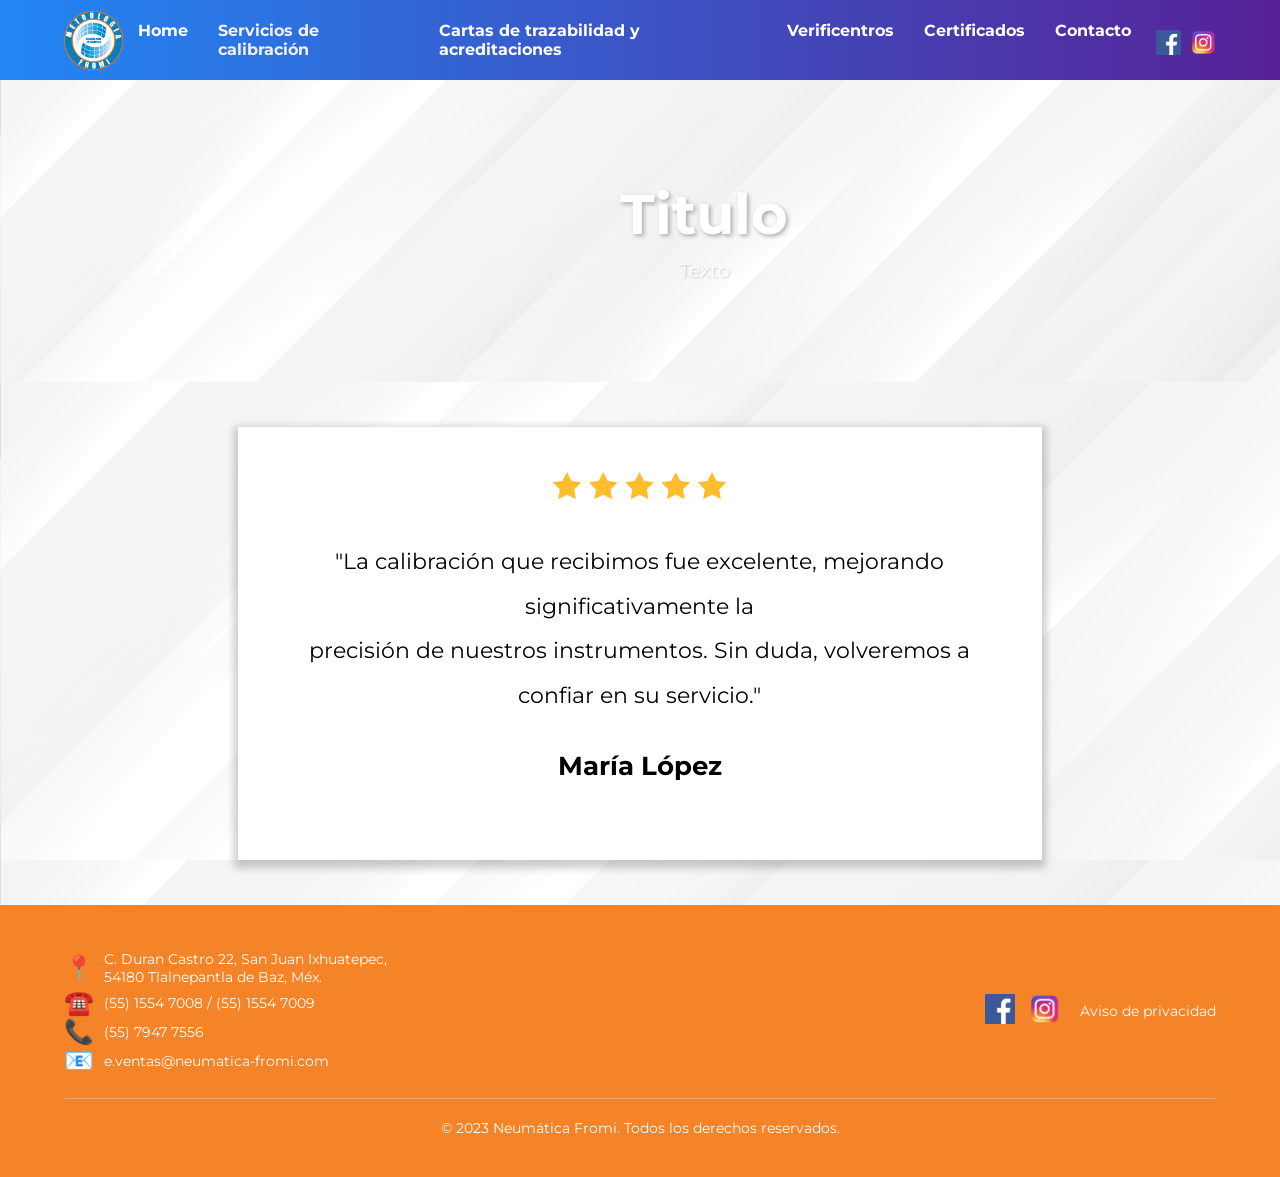
<file: plantilla.html>
<!DOCTYPE html>
<html lang="en">
  <head>
    <meta charset="UTF-8" />
    <meta name="viewport" content="width=device-width, initial-scale=1.0" />
    <title>Plantilla</title>
    <link rel="preconnect" href="https://fonts.googleapis.com" />
    <link rel="preconnect" href="https://fonts.gstatic.com" crossorigin />
    <link
      href="https://fonts.googleapis.com/css2?family=Montserrat:wght@400;700&display=swap"
      rel="stylesheet"
    />
    <link rel="stylesheet" href="./CSS/plantilla_styles.css" />
  </head>
  <body>
    <header class="header">
      <div class="logo"></div>
      <nav>
        <ul class="nav-menu">
          <li><a href="index.html">Home</a></li>
          <li>
            <a href="Servicios_de_Calibración.html">Servicios de calibración</a>
          </li>
          <li><a href="#">Cartas de trazabilidad y acreditaciones</a></li>
          <li><a href="#">Verificentros</a></li>
          <li><a href="#">Certificados</a></li>
          <li><a href="#">Contacto</a></li>
        </ul>
      </nav>
      <div class="social-icons">
        <a
          href="https://www.facebook.com/neumaticafromicalibraciones"
          aria-label="Facebook"
        >
          <img src="./resources/FBLogo.png" alt="Icono de Facebook" />
        </a>
        <a
          href="https://www.instagram.com/neumaticafromi/"
          aria-label="Instagram"
        >
          <img src="./resources/LogoInstagram.png" alt="Icono Instagram" />
        </a>
      </div>
    </header>

    <div class="banner">
      <div class="banner-content">
        <h1>Titulo</h1>
        <p>
          Texto
        </p>
      </div>
    </div>

    <section class="comentarios-section">
      <div class="comentarios-container">
        <div class="comentarios-tarjeta-container">
        <img src="./resources/Estrellas.png" alt="estrellas">
        <p>"La calibración que recibimos fue excelente, mejorando significativamente la <br> 
          precisión de nuestros instrumentos. Sin duda, volveremos a confiar en su servicio."</p>
          <h3>María López</h3>
          </div>
          </div>
      </div>
    </section>

    <footer class="footer">
      <div class="footer-content">
        <div class="contact-info">
          <p>
            <span>📍</span>C. Duran Castro 22, San Juan Ixhuatepec,<br />54180
            Tlalnepantla de Baz, Méx.
          </p>
          <p><span>☎️</span>(55) 1554 7008 / (55) 1554 7009</p>
          <p><span>📞</span>(55) 7947 7556</p>
          <p><span>📧</span>e.ventas@neumatica-fromi.com</p>
        </div>
        <div class="footer-social-icons">
          <a
            href="https://www.facebook.com/neumaticafromicalibraciones"
            aria-label="Facebook"
            ><img src="./resources/FBLogo.png" alt="Facebook"
          /></a>
          <a
            href="https://www.instagram.com/neumaticafromi/"
            aria-label="Instagram"
            ><img src="./resources/LogoInstagram.png" alt="Instagram"
          /></a>
          <p>Aviso de privacidad</p>
        </div>
      </div>
      <div class="copyright">
        © 2023 Neumática Fromi. Todos los derechos reservados.
      </div>
    </footer>

  </body>
</html>
</file>
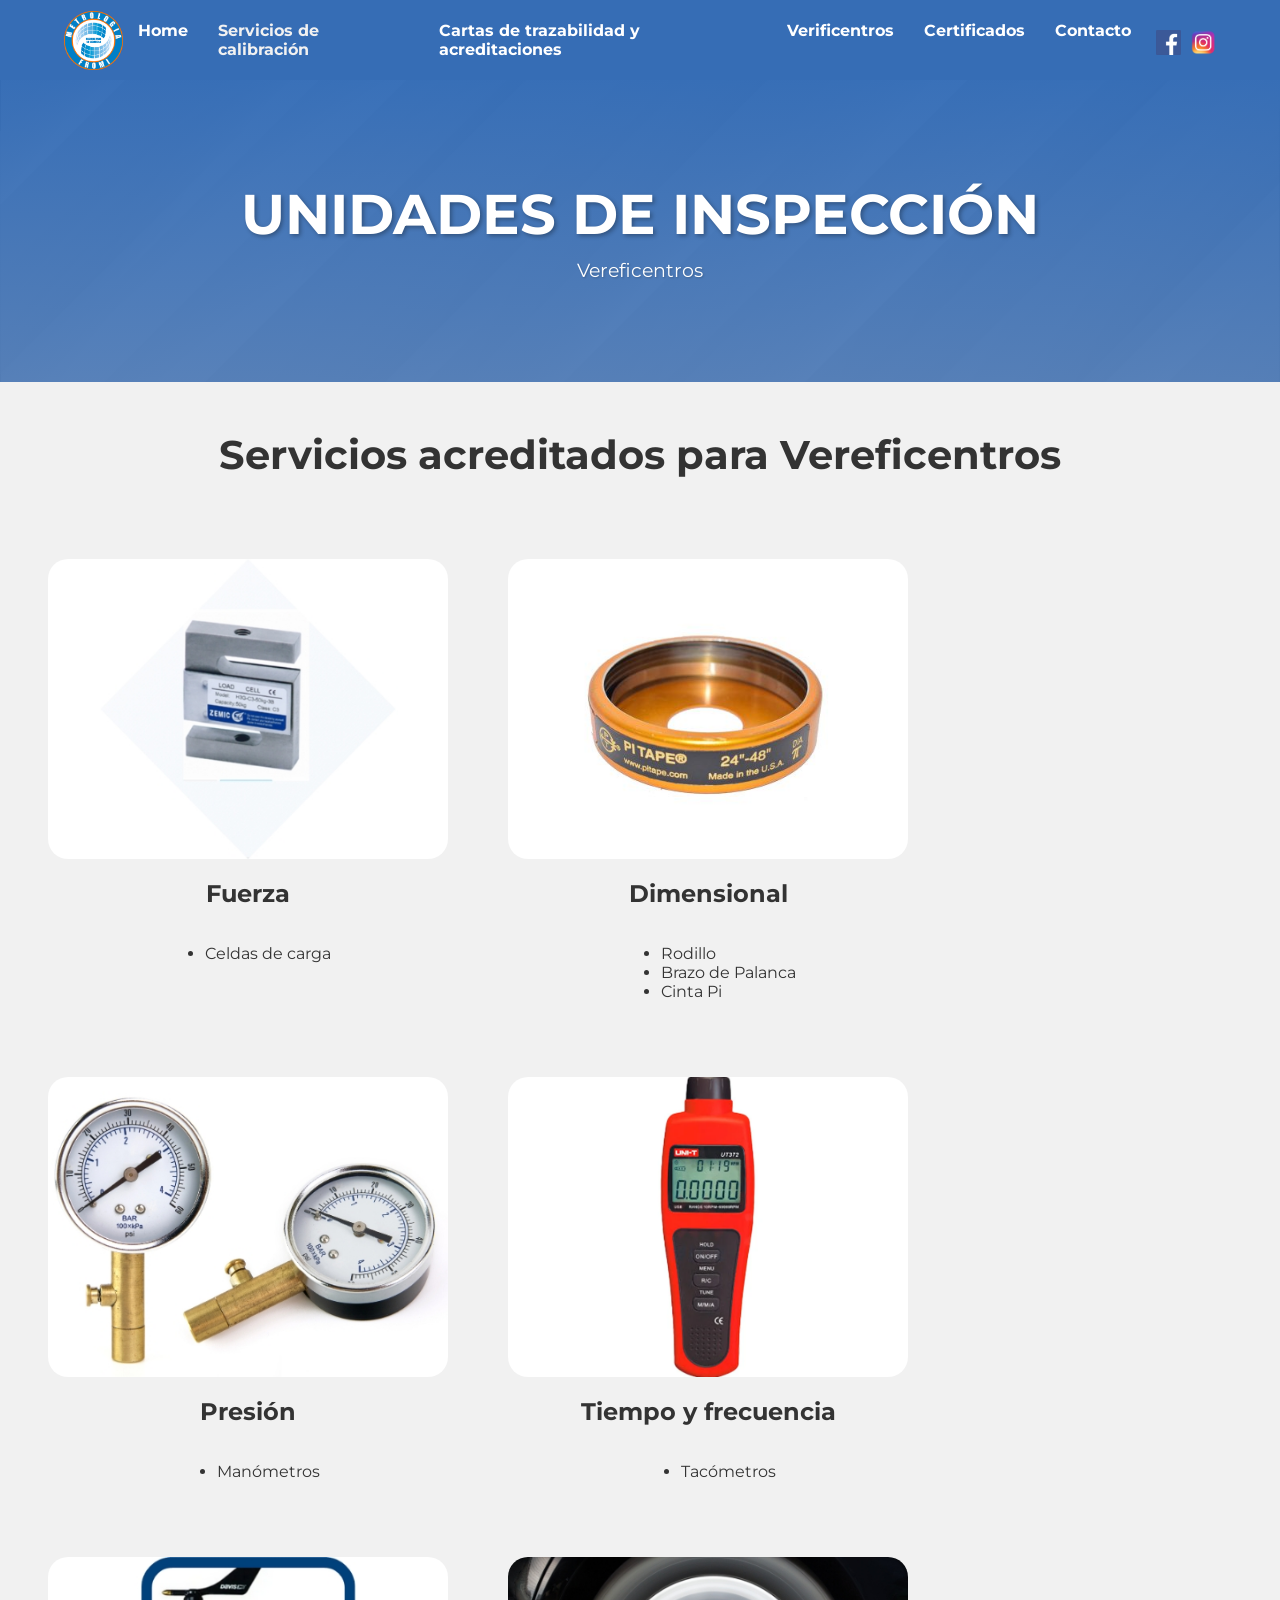
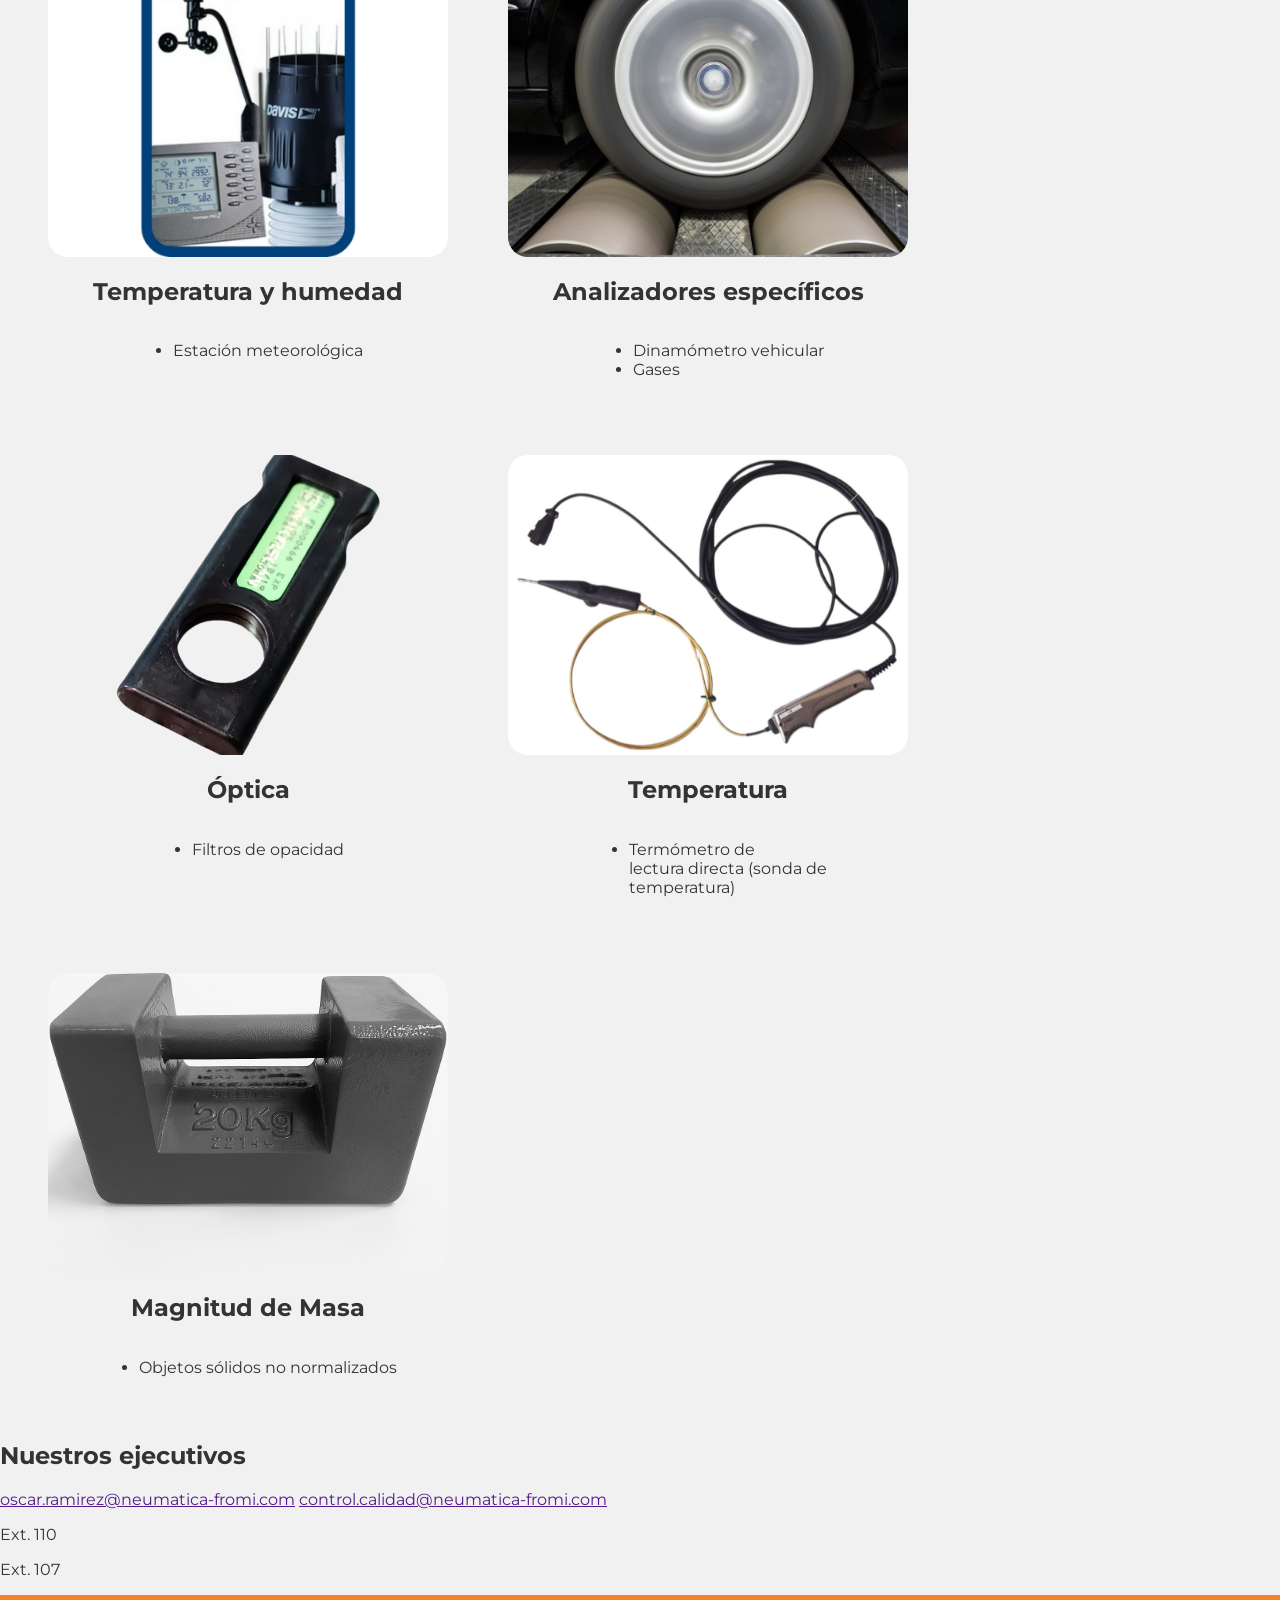
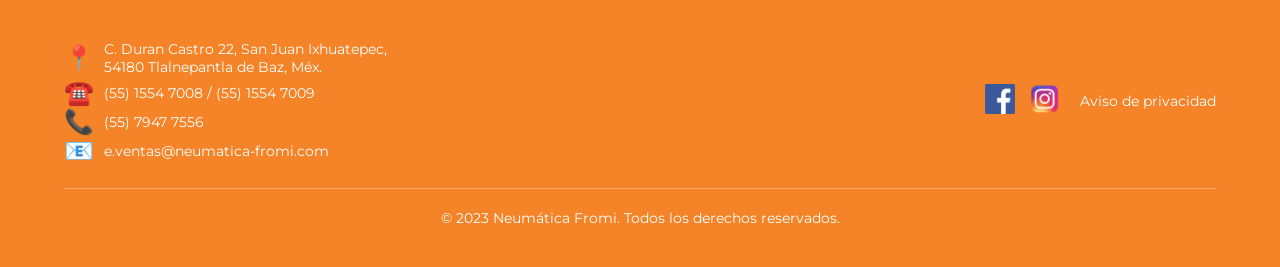
<file: verificentros.html>
<!DOCTYPE html>
<html lang="en">
  <head>
    <meta charset="UTF-8" />
    <meta name="viewport" content="width=device-width, initial-scale=1.0" />
    <title>verificentros</title>
    <link rel="preconnect" href="https://fonts.googleapis.com" />
    <link rel="preconnect" href="https://fonts.gstatic.com" crossorigin />
    <link
      href="https://fonts.googleapis.com/css2?family=Montserrat:wght@400;700&display=swap"
      rel="stylesheet"
    />
    <link rel="stylesheet" href="./CSS/verificentros.css" />
    <link rel="stylesheet" href="./CSS/Servicios_de_Calibración.css" />
  </head>

  <header class="header">
    <div class="logo"></div>
    <nav>
      <ul class="nav-menu">
        <li><a href="index.html">Home</a></li>
        <li>
          <a href="Servicios_de_Calibración.html">Servicios de calibración</a>
        </li>
        <li><a href="#">Cartas de trazabilidad y acreditaciones</a></li>
        <li><a href="./verificentros.html">Verificentros</a></li>
        <li><a href="./certificados.html">Certificados</a></li>
        <li><a href="Contacto.html">Contacto</a></li>
      </ul>
    </nav>
    <div class="social-icons">
      <a
        href="https://www.facebook.com/neumaticafromicalibraciones"
        aria-label="Facebook"
      >
        <img src="./resources/FBLogo.png" alt="Icono de Facebook" />
      </a>
      <a
        href="https://www.instagram.com/neumaticafromi/"
        aria-label="Instagram"
      >
        <img src="./resources/LogoInstagram.png" alt="Icono Instagram" />
      </a>
    </div>
  </header>
  <body>
    <div class="banner">
      <div class="banner-content">
        <h1>UNIDADES DE INSPECCIÓN</h1>
        <p>Vereficentros</p>
      </div>
    </div>
    <section class="servicioac-section">
      <h1>Servicios acreditados para Vereficentros</h1>
      <div class="servicioac-container">
        <div class="servicioac">
          <img src="./resources/fuerza.jpg" alt="" />
          <h2>Fuerza</h2>
          <ul>
            <li>Celdas de carga</li>
          </ul>
        </div>
        <div class="servicioac">
          <img src="./resources/dimensional.jpg" alt="" />
          <h2>Dimensional</h2>
          <ul>
            <li>Rodillo</li>
            <li>Brazo de Palanca</li>
            <li>Cinta Pi</li>
          </ul>
        </div>
        <div class="servicioac">
          <img src="./resources/presion.jpg" alt="" />
          <h2>Presión</h2>
          <ul>
            <li>Manómetros</li>
          </ul>
        </div>
        <div class="servicioac">
          <img src="./resources/tiempo-frecuencia.png" alt="" />
          <h2>Tiempo y frecuencia</h2>
          <ul>
            <li>Tacómetros</li>
          </ul>
        </div>
        <div class="servicioac">
          <img src="./resources/temperatura-humedad.jpg" alt="" />
          <h2>Temperatura y humedad</h2>
          <ul>
            <li>Estación meteorológica</li>
          </ul>
        </div>
        <div class="servicioac">
          <img src="./resources/analizadores.jpg" alt="" />
          <h2>Analizadores específicos</h2>
          <ul>
            <li>Dinamómetro vehicular</li>
            <li>Gases</li>
          </ul>
        </div>
        <div class="servicioac">
          <img src="./resources/optica.png" alt="" />
          <h2>Óptica</h2>
          <ul>
            <li>Filtros de opacidad</li>
          </ul>
        </div>
        <div class="servicioac">
          <img src="./resources/temperatura.jpg" alt="" />
          <h2>Temperatura</h2>
          <ul>
            <li>
              Termómetro de <br />
              lectura directa (sonda de <br />
              temperatura)
            </li>
          </ul>
        </div>
        <div class="servicioac">
          <img src="./resources/magnitud-masa.png" alt="" />
          <h2>Magnitud de Masa</h2>
          <ul>
            <li>Objetos sólidos no normalizados</li>
          </ul>
        </div>
      </div>
    </section>
    <section class="ejecutivos-section">
      <h1>Nuestros ejecutivos</h1>
      <div class="ejecutivos-container">
        <div class="correos-container">
          <a href="">oscar.ramirez@neumatica-fromi.com</a>
          <a href="">control.calidad@neumatica-fromi.com</a>
        </div>
        <div class="extensiones-container">
          <p>Ext. 110</p>
          <p>Ext. 107</p>
        </div>
      </div>
    </section>
    <footer class="footer">
      <div class="footer-content">
        <div class="contact-info">
          <p>
            <span>📍</span>C. Duran Castro 22, San Juan Ixhuatepec,<br />54180
            Tlalnepantla de Baz, Méx.
          </p>
          <p><span>☎️</span>(55) 1554 7008 / (55) 1554 7009</p>
          <p><span>📞</span>(55) 7947 7556</p>
          <p><span>📧</span>e.ventas@neumatica-fromi.com</p>
        </div>
        <div class="footer-social-icons">
          <a
            href="https://www.facebook.com/neumaticafromicalibraciones"
            aria-label="Facebook"
            ><img src="./resources/FBLogo.png" alt="Facebook"
          /></a>
          <a
            href="https://www.instagram.com/neumaticafromi/"
            aria-label="Instagram"
            ><img src="./resources/LogoInstagram.png" alt="Instagram"
          /></a>
          <p>Aviso de privacidad</p>
        </div>
      </div>
      <div class="copyright">
        © 2023 Neumática Fromi. Todos los derechos reservados.
      </div>
    </footer>
  </body>
</html>
</file>
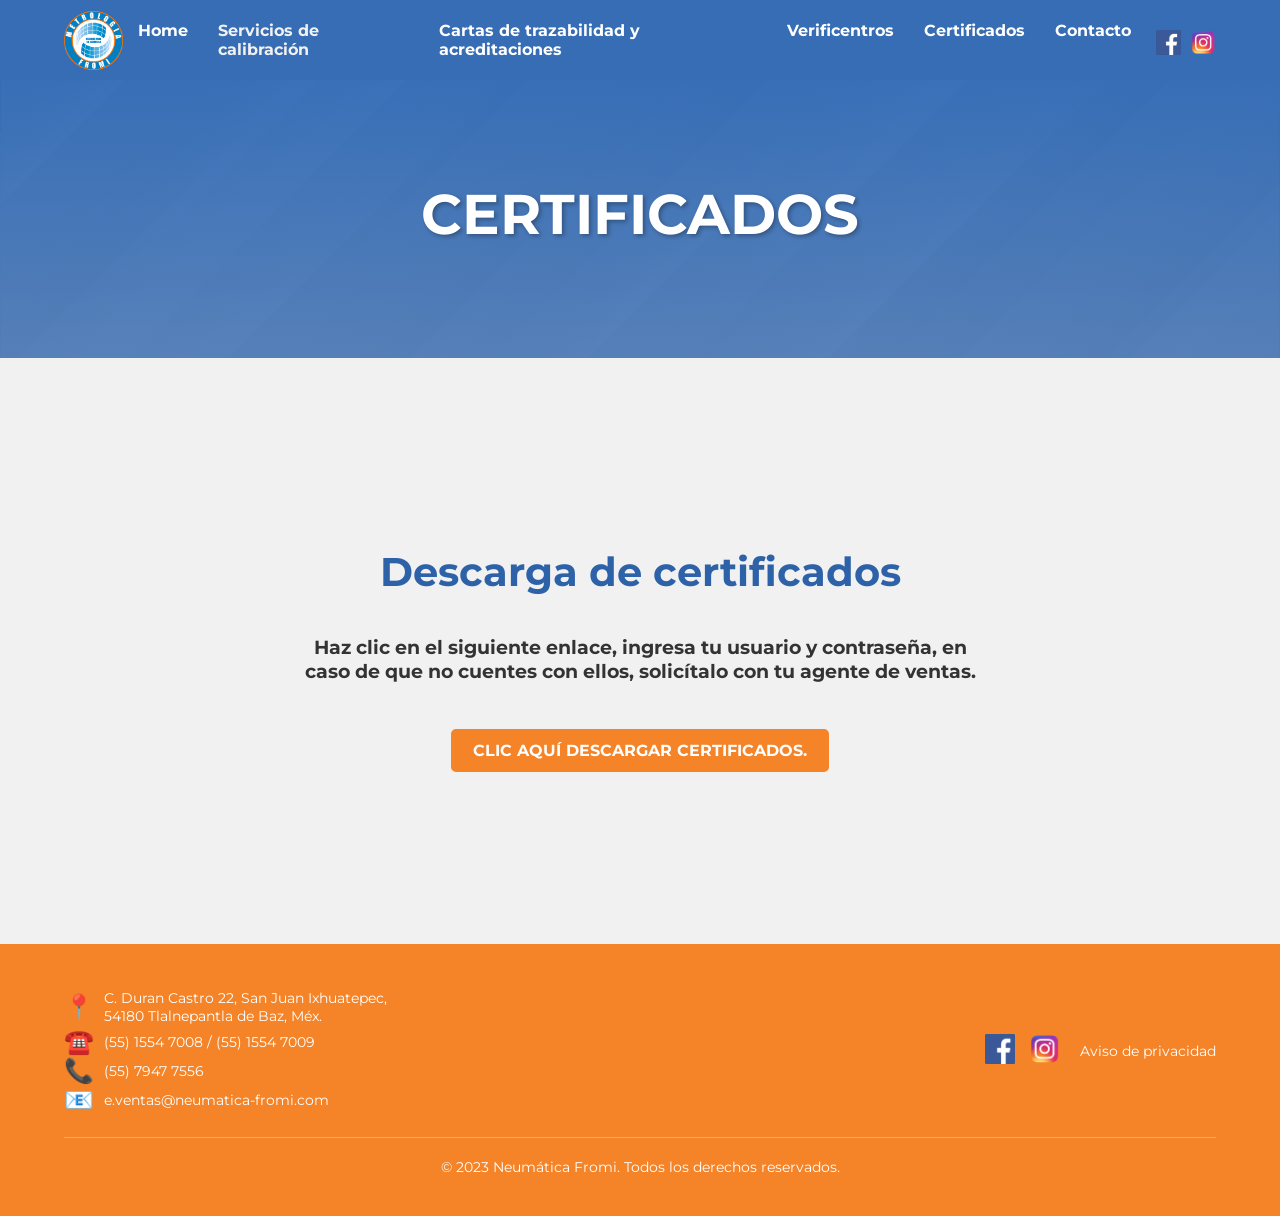
<file: HTML/certificados.html>
<!DOCTYPE html>
<html lang="en">
  <head>
    <meta charset="UTF-8" />
    <meta name="viewport" content="width=device-width, initial-scale=1.0" />
    <title>Certificados</title>
    <link rel="preconnect" href="https://fonts.googleapis.com" />
    <link rel="preconnect" href="https://fonts.gstatic.com" crossorigin />
    <link
      href="https://fonts.googleapis.com/css2?family=Montserrat:wght@400;700&display=swap"
      rel="stylesheet"
    />
    <link rel="stylesheet" href="/CSS/certificados.css" />
    <link rel="stylesheet" href="/CSS/Servicios_de_Calibración.css" />
  </head>
  <body>
    <header class="header">
      <div class="logo"></div>
      <nav>
        <ul class="nav-menu">
          <li><a href="index.html">Home</a></li>
          <li>
            <a href="Servicios_de_Calibración.html">Servicios de calibración</a>
          </li>
          <li><a href="#">Cartas de trazabilidad y acreditaciones</a></li>
          <li><a href="/HTML/verificentros.html">Verificentros</a></li>
          <li><a href="certificados.html">Certificados</a></li>
          <li><a href="Contacto.html">Contacto</a></li>
        </ul>
      </nav>
      <div class="social-icons">
        <a
          href="https://www.facebook.com/neumaticafromicalibraciones"
          aria-label="Facebook"
        >
          <img src="/resources/FBLogo.png" alt="Icono de Facebook" />
        </a>
        <a
          href="https://www.instagram.com/neumaticafromi/"
          aria-label="Instagram"
        >
          <img src="/resources/LogoInstagram.png" alt="Icono Instagram" />
        </a>
      </div>
    </header>
    <div class="banner">
      <div class="banner-content">
        <h1>CERTIFICADOS</h1>
      </div>
    </div>
    <section class="certificados-section">
      <h1>Descarga de certificados</h1>
      <p>
        Haz clic en el siguiente enlace, ingresa tu usuario y contraseña, en
        <br />
        caso de que no cuentes con ellos, solicítalo con tu agente de ventas.
      </p>
      <div class="btn-descargar">
        <a href="">CLIC AQUÍ DESCARGAR CERTIFICADOS.</a>
      </div>
    </section>
    <footer class="footer">
      <div class="footer-content">
        <div class="contact-info">
          <p>
            <span>📍</span>C. Duran Castro 22, San Juan Ixhuatepec,<br />54180
            Tlalnepantla de Baz, Méx.
          </p>
          <p><span>☎️</span>(55) 1554 7008 / (55) 1554 7009</p>
          <p><span>📞</span>(55) 7947 7556</p>
          <p><span>📧</span>e.ventas@neumatica-fromi.com</p>
        </div>
        <div class="footer-social-icons">
          <a
            href="https://www.facebook.com/neumaticafromicalibraciones"
            aria-label="Facebook"
            ><img src="/resources/FBLogo.png" alt="Facebook"
          /></a>
          <a
            href="https://www.instagram.com/neumaticafromi/"
            aria-label="Instagram"
            ><img src="/resources/LogoInstagram.png" alt="Instagram"
          /></a>
          <p>Aviso de privacidad</p>
        </div>
      </div>
      <div class="copyright">
        © 2023 Neumática Fromi. Todos los derechos reservados.
      </div>
    </footer>
  </body>
</html>
</file>
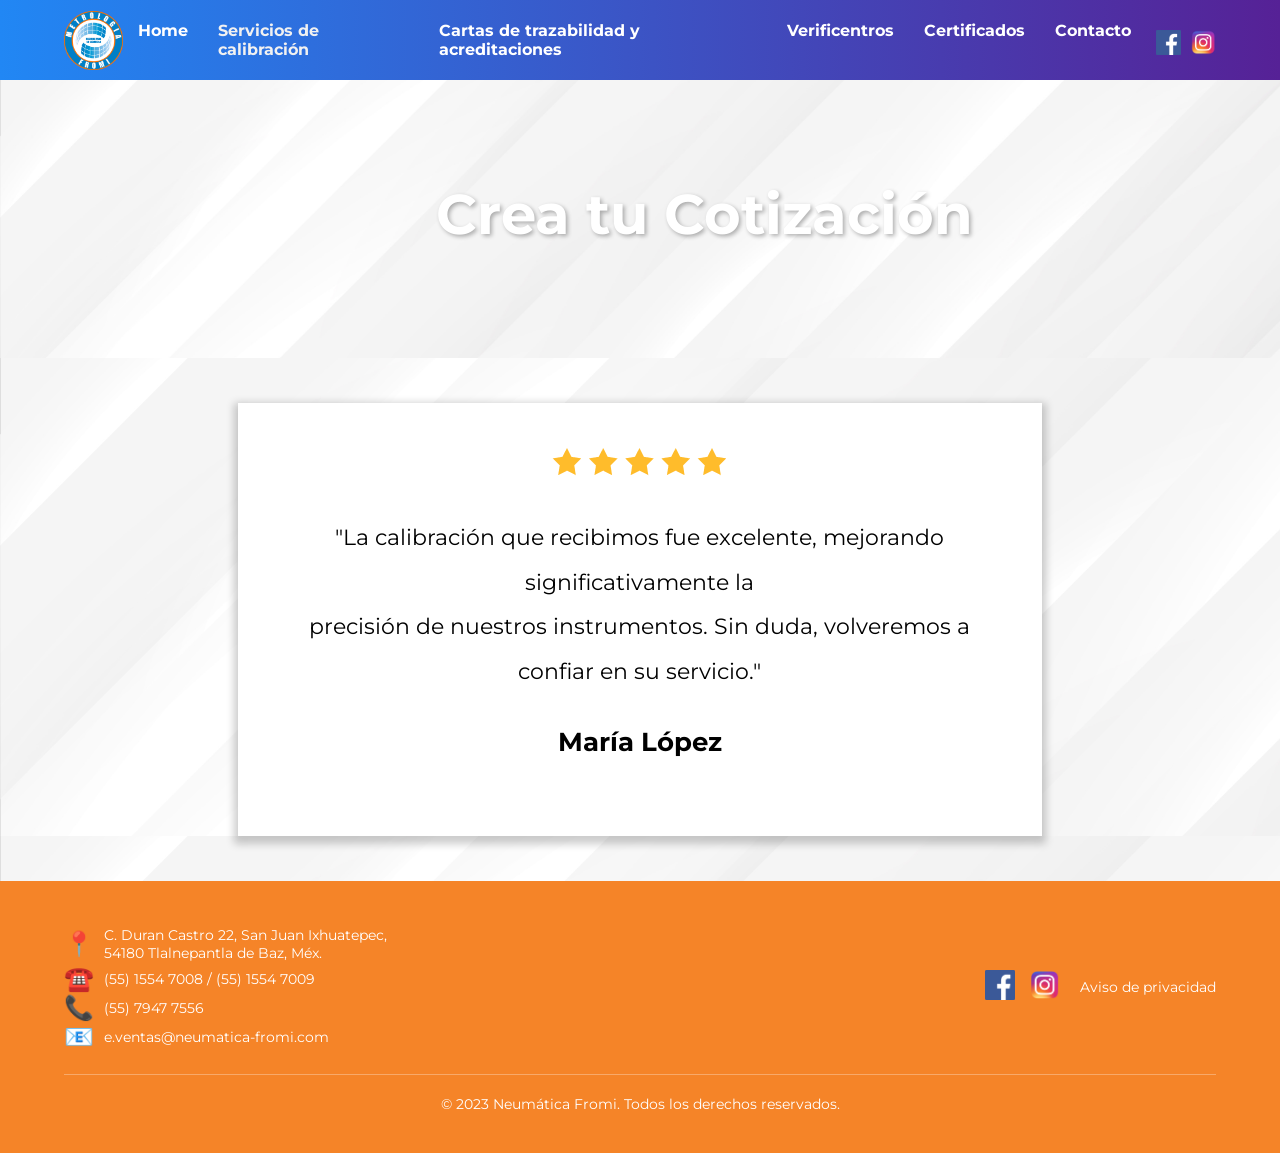
<file: HTML/Contacto.html>
<!DOCTYPE html>
<html lang="en">
  <head>
    <meta charset="UTF-8" />
    <meta name="viewport" content="width=device-width, initial-scale=1.0" />
    <title>Cotización</title>
    <link rel="preconnect" href="https://fonts.googleapis.com" />
    <link rel="preconnect" href="https://fonts.gstatic.com" crossorigin />
    <link
      href="https://fonts.googleapis.com/css2?family=Montserrat:wght@400;700&display=swap"
      rel="stylesheet"
    />
    <link rel="stylesheet" href="/CSS/plantilla_styles.css" />
  </head>
  <body>
    <header class="header">
      <div class="logo"></div>
      <nav>
        <ul class="nav-menu">
          <li><a href="index.html">Home</a></li>
          <li>
            <a href="Servicios_de_Calibración.html">Servicios de calibración</a>
          </li>
          <li><a href="#">Cartas de trazabilidad y acreditaciones</a></li>
          <li><a href="#">Verificentros</a></li>
          <li><a href="#">Certificados</a></li>
          <li><a href="Contacto.html">Contacto</a></li>
        </ul>
      </nav>
      <div class="social-icons">
        <a
          href="https://www.facebook.com/neumaticafromicalibraciones"
          aria-label="Facebook"
        >
          <img src="/resources/FBLogo.png" alt="Icono de Facebook" />
        </a>
        <a
          href="https://www.instagram.com/neumaticafromi/"
          aria-label="Instagram"
        >
          <img src="/resources/LogoInstagram.png" alt="Icono Instagram" />
        </a>
      </div>
    </header>

    <div class="banner">
      <div class="banner-content">
        <h1>Crea tu Cotización</h1>
        <p>
          
        </p>
      </div>
    </div>

    <section class="comentarios-section">
      <div class="comentarios-container">
        <div class="comentarios-tarjeta-container">
        <img src="/resources/Estrellas.png" alt="estrellas">
        <p>"La calibración que recibimos fue excelente, mejorando significativamente la <br> 
          precisión de nuestros instrumentos. Sin duda, volveremos a confiar en su servicio."</p>
          <h3>María López</h3>
          </div>
          </div>
      </div>
    </section>

    <footer class="footer">
      <div class="footer-content">
        <div class="contact-info">
          <p>
            <span>📍</span>C. Duran Castro 22, San Juan Ixhuatepec,<br />54180
            Tlalnepantla de Baz, Méx.
          </p>
          <p><span>☎️</span>(55) 1554 7008 / (55) 1554 7009</p>
          <p><span>📞</span>(55) 7947 7556</p>
          <p><span>📧</span>e.ventas@neumatica-fromi.com</p>
        </div>
        <div class="footer-social-icons">
          <a
            href="https://www.facebook.com/neumaticafromicalibraciones"
            aria-label="Facebook"
            ><img src="/resources/FBLogo.png" alt="Facebook"
          /></a>
          <a
            href="https://www.instagram.com/neumaticafromi/"
            aria-label="Instagram"
            ><img src="/resources/LogoInstagram.png" alt="Instagram"
          /></a>
          <p>Aviso de privacidad</p>
        </div>
      </div>
      <div class="copyright">
        © 2023 Neumática Fromi. Todos los derechos reservados.
      </div>
    </footer>

  </body>
</html>
</file>
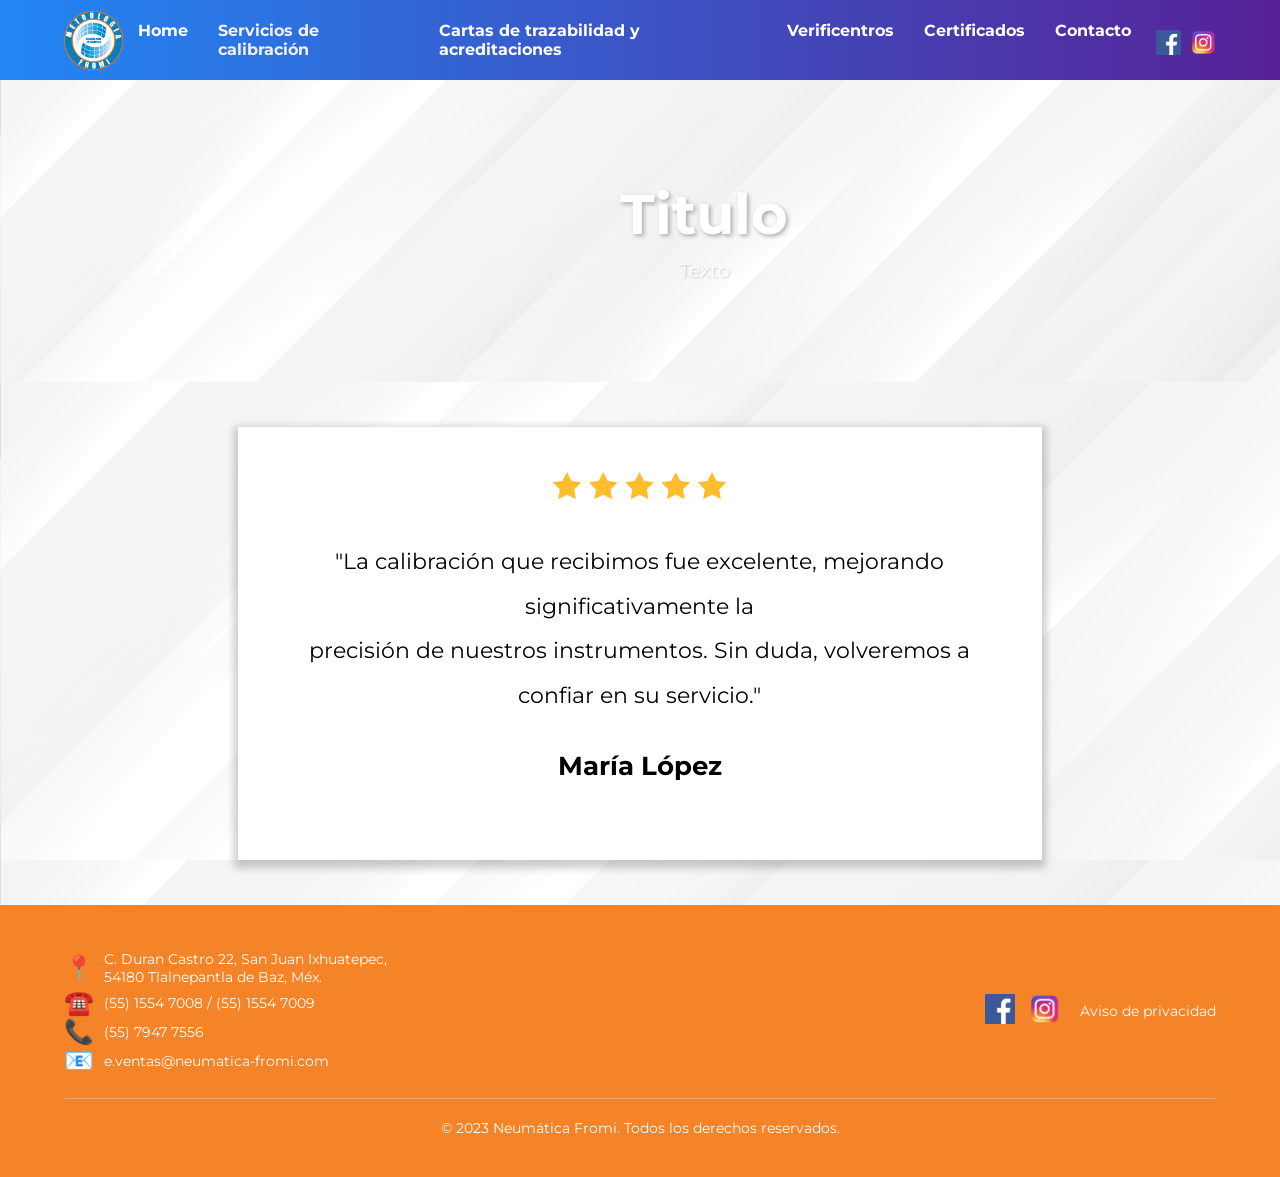
<file: HTML/plantilla.html>
<!DOCTYPE html>
<html lang="en">
  <head>
    <meta charset="UTF-8" />
    <meta name="viewport" content="width=device-width, initial-scale=1.0" />
    <title>Plantilla</title>
    <link rel="preconnect" href="https://fonts.googleapis.com" />
    <link rel="preconnect" href="https://fonts.gstatic.com" crossorigin />
    <link
      href="https://fonts.googleapis.com/css2?family=Montserrat:wght@400;700&display=swap"
      rel="stylesheet"
    />
    <link rel="stylesheet" href="/CSS/plantilla_styles.css" />
  </head>
  <body>
    <header class="header">
      <div class="logo"></div>
      <nav>
        <ul class="nav-menu">
          <li><a href="index.html">Home</a></li>
          <li>
            <a href="Servicios_de_Calibración.html">Servicios de calibración</a>
          </li>
          <li><a href="#">Cartas de trazabilidad y acreditaciones</a></li>
          <li><a href="#">Verificentros</a></li>
          <li><a href="#">Certificados</a></li>
          <li><a href="#">Contacto</a></li>
        </ul>
      </nav>
      <div class="social-icons">
        <a
          href="https://www.facebook.com/neumaticafromicalibraciones"
          aria-label="Facebook"
        >
          <img src="/resources/FBLogo.png" alt="Icono de Facebook" />
        </a>
        <a
          href="https://www.instagram.com/neumaticafromi/"
          aria-label="Instagram"
        >
          <img src="/resources/LogoInstagram.png" alt="Icono Instagram" />
        </a>
      </div>
    </header>

    <div class="banner">
      <div class="banner-content">
        <h1>Titulo</h1>
        <p>
          Texto
        </p>
      </div>
    </div>

    <section class="comentarios-section">
      <div class="comentarios-container">
        <div class="comentarios-tarjeta-container">
        <img src="/resources/Estrellas.png" alt="estrellas">
        <p>"La calibración que recibimos fue excelente, mejorando significativamente la <br> 
          precisión de nuestros instrumentos. Sin duda, volveremos a confiar en su servicio."</p>
          <h3>María López</h3>
          </div>
          </div>
      </div>
    </section>

    <footer class="footer">
      <div class="footer-content">
        <div class="contact-info">
          <p>
            <span>📍</span>C. Duran Castro 22, San Juan Ixhuatepec,<br />54180
            Tlalnepantla de Baz, Méx.
          </p>
          <p><span>☎️</span>(55) 1554 7008 / (55) 1554 7009</p>
          <p><span>📞</span>(55) 7947 7556</p>
          <p><span>📧</span>e.ventas@neumatica-fromi.com</p>
        </div>
        <div class="footer-social-icons">
          <a
            href="https://www.facebook.com/neumaticafromicalibraciones"
            aria-label="Facebook"
            ><img src="/resources/FBLogo.png" alt="Facebook"
          /></a>
          <a
            href="https://www.instagram.com/neumaticafromi/"
            aria-label="Instagram"
            ><img src="/resources/LogoInstagram.png" alt="Instagram"
          /></a>
          <p>Aviso de privacidad</p>
        </div>
      </div>
      <div class="copyright">
        © 2023 Neumática Fromi. Todos los derechos reservados.
      </div>
    </footer>

  </body>
</html>
</file>
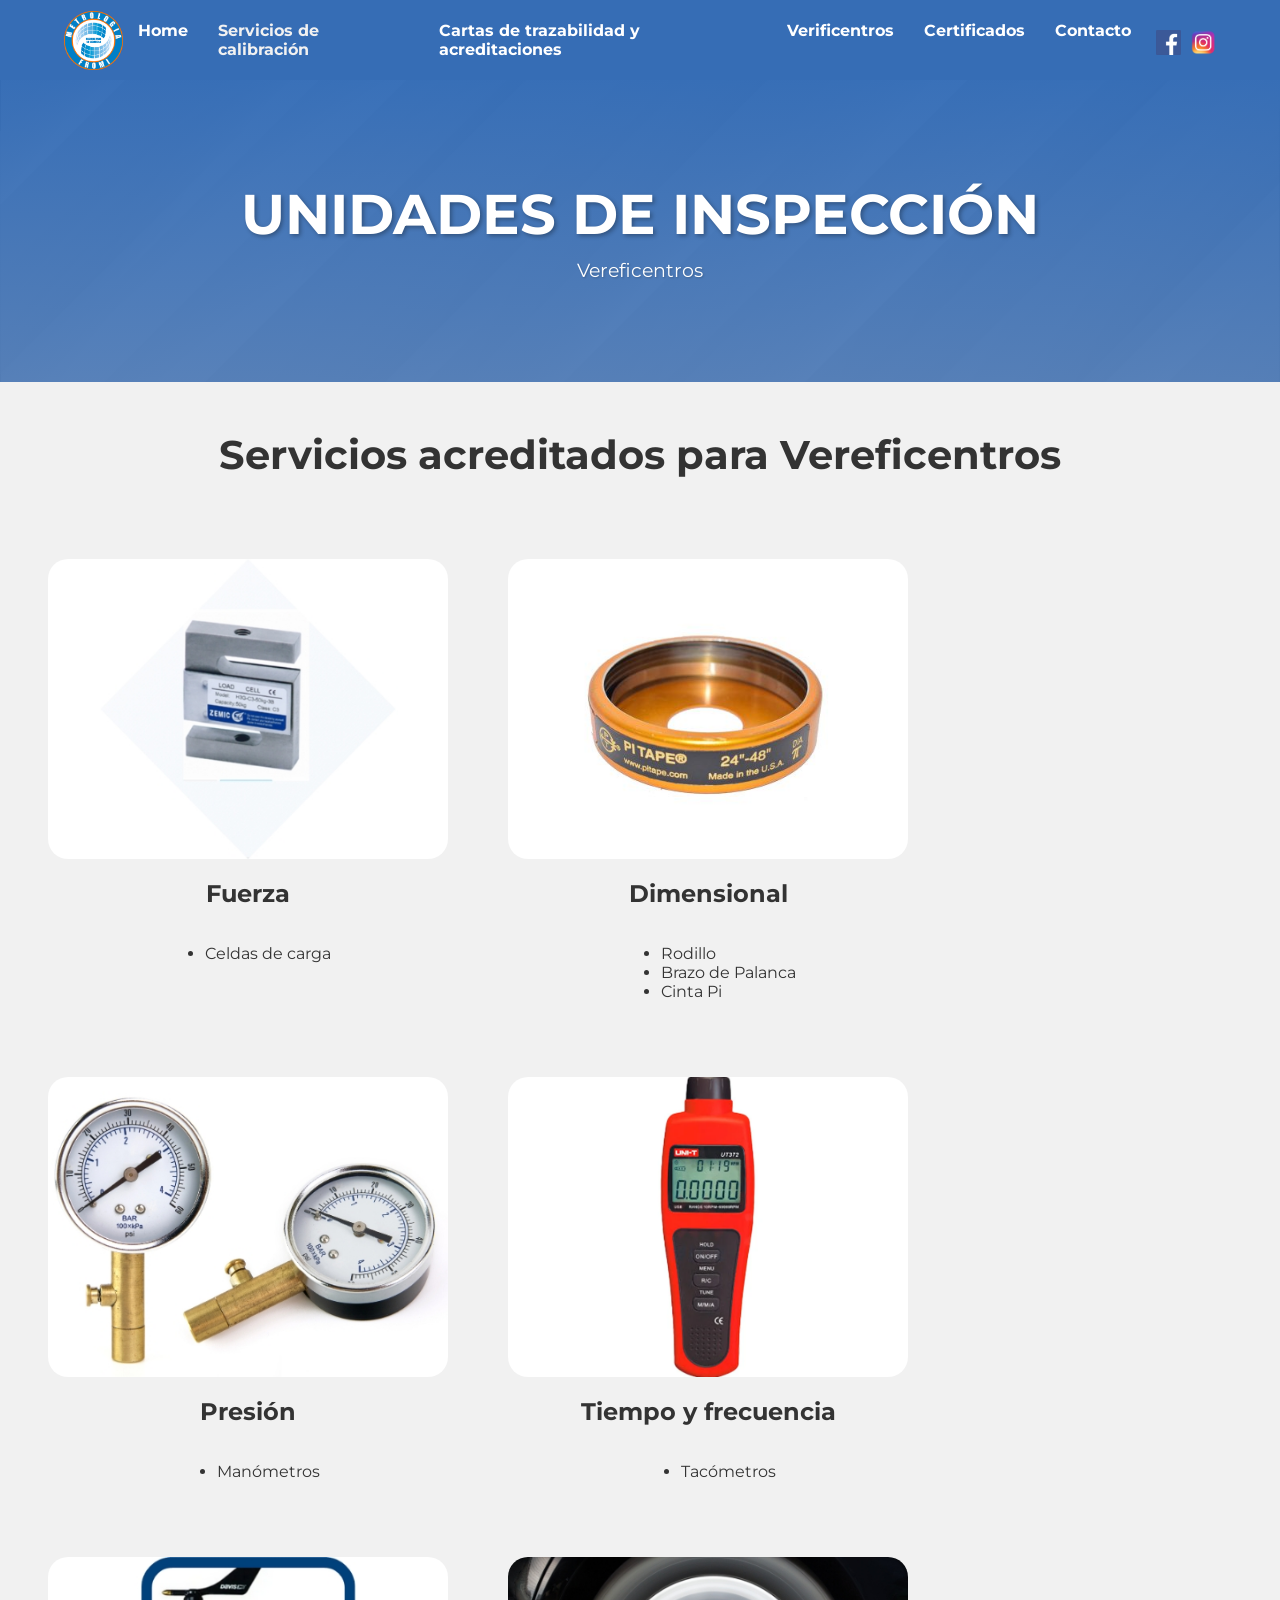
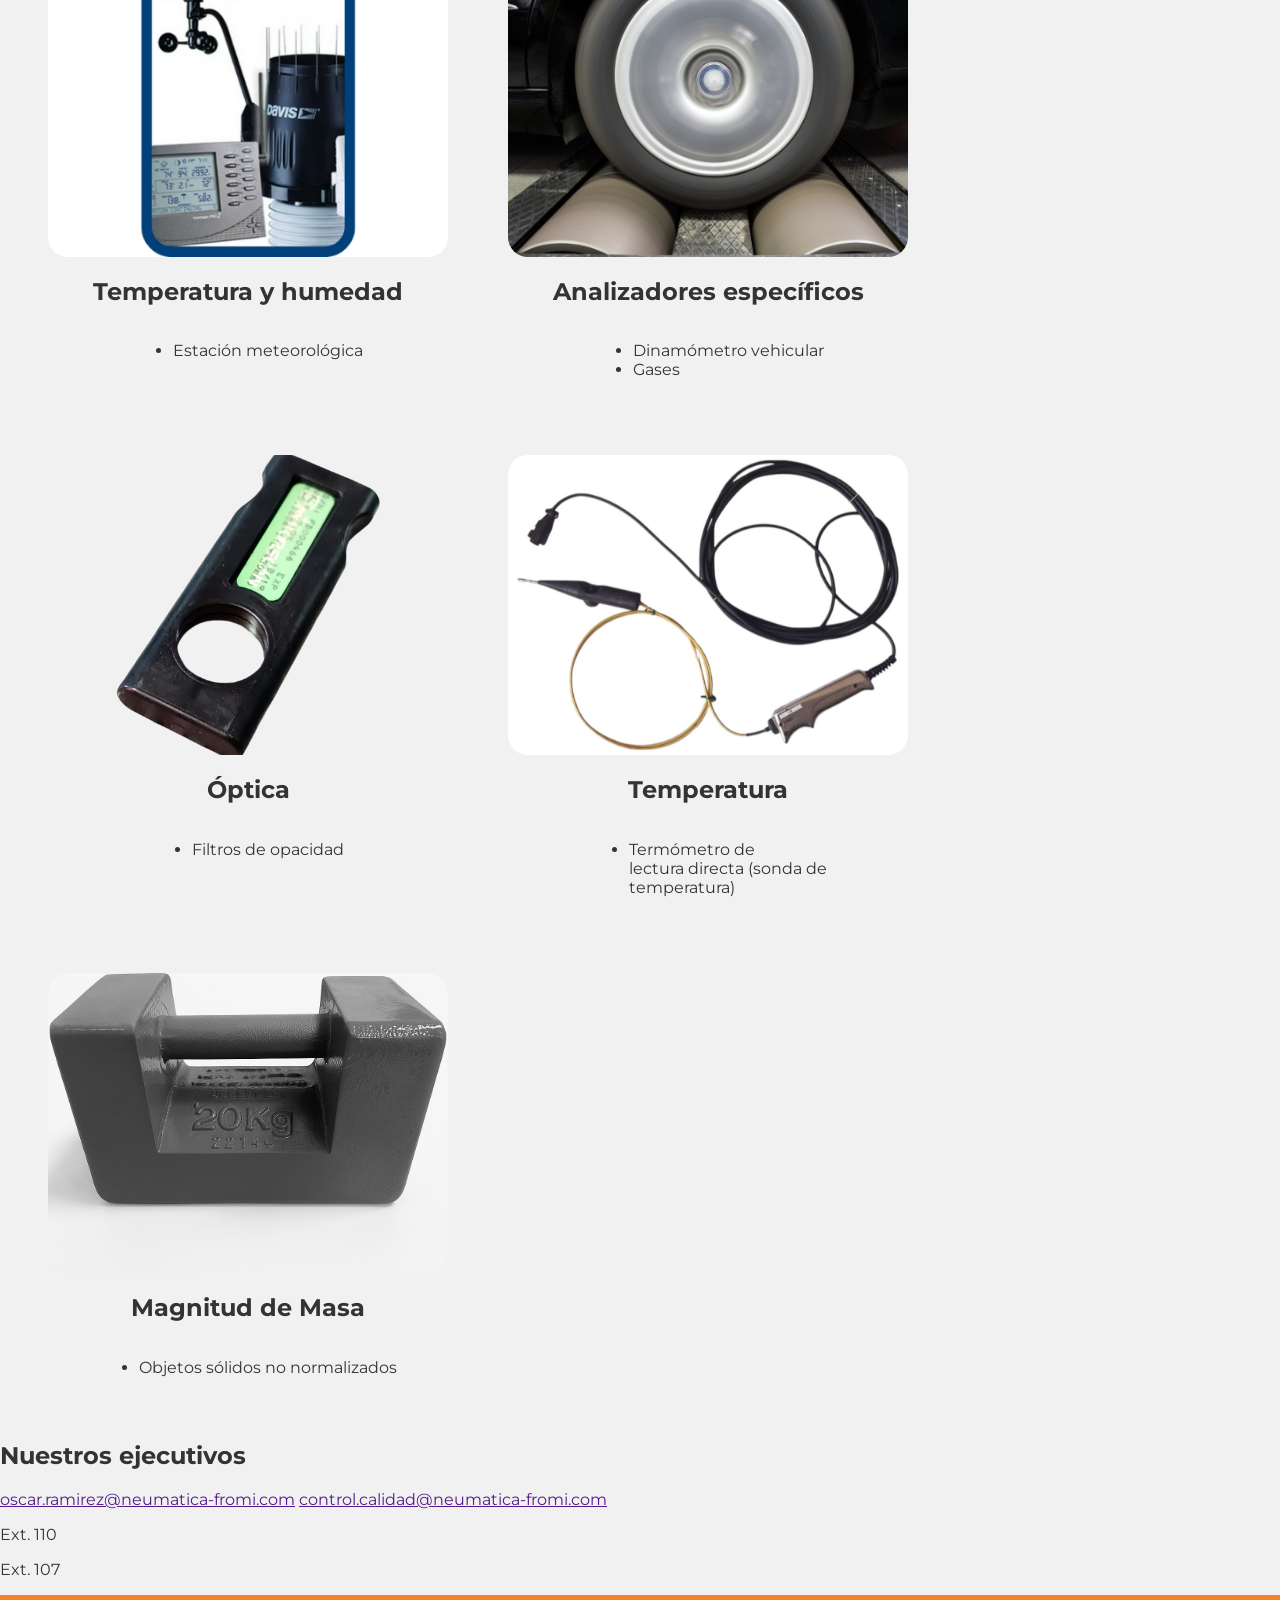
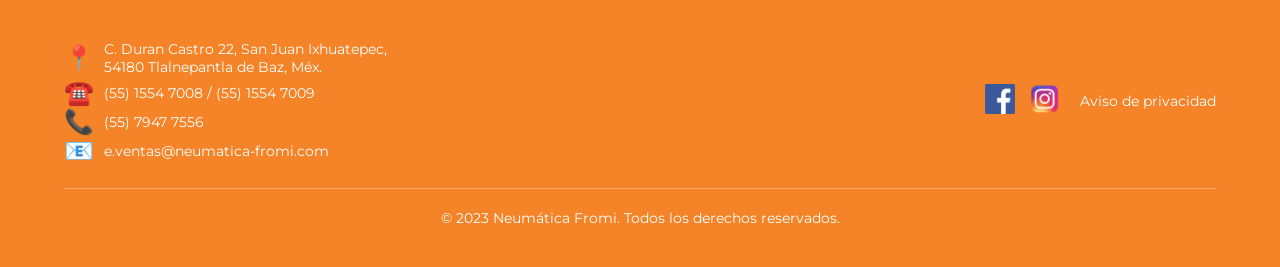
<file: HTML/verificentros.html>
<!DOCTYPE html>
<html lang="en">
  <head>
    <meta charset="UTF-8" />
    <meta name="viewport" content="width=device-width, initial-scale=1.0" />
    <title>verificentros</title>
    <link rel="preconnect" href="https://fonts.googleapis.com" />
    <link rel="preconnect" href="https://fonts.gstatic.com" crossorigin />
    <link
      href="https://fonts.googleapis.com/css2?family=Montserrat:wght@400;700&display=swap"
      rel="stylesheet"
    />
    <link rel="stylesheet" href="/CSS/verificentros.css" />
    <link rel="stylesheet" href="/CSS/Servicios_de_Calibración.css" />
  </head>

  <header class="header">
    <div class="logo"></div>
    <nav>
      <ul class="nav-menu">
        <li><a href="index.html">Home</a></li>
        <li>
          <a href="Servicios_de_Calibración.html">Servicios de calibración</a>
        </li>
        <li><a href="#">Cartas de trazabilidad y acreditaciones</a></li>
        <li><a href="/HTML/verificentros.html">Verificentros</a></li>
        <li><a href="/HTML/certificados.html">Certificados</a></li>
        <li><a href="Contacto.html">Contacto</a></li>
      </ul>
    </nav>
    <div class="social-icons">
      <a
        href="https://www.facebook.com/neumaticafromicalibraciones"
        aria-label="Facebook"
      >
        <img src="/resources/FBLogo.png" alt="Icono de Facebook" />
      </a>
      <a
        href="https://www.instagram.com/neumaticafromi/"
        aria-label="Instagram"
      >
        <img src="/resources/LogoInstagram.png" alt="Icono Instagram" />
      </a>
    </div>
  </header>
  <body>
    <div class="banner">
      <div class="banner-content">
        <h1>UNIDADES DE INSPECCIÓN</h1>
        <p>Vereficentros</p>
      </div>
    </div>
    <section class="servicioac-section">
      <h1>Servicios acreditados para Vereficentros</h1>
      <div class="servicioac-container">
        <div class="servicioac">
          <img src="/resources/fuerza.jpg" alt="" />
          <h2>Fuerza</h2>
          <ul>
            <li>Celdas de carga</li>
          </ul>
        </div>
        <div class="servicioac">
          <img src="/resources/dimensional.jpg" alt="" />
          <h2>Dimensional</h2>
          <ul>
            <li>Rodillo</li>
            <li>Brazo de Palanca</li>
            <li>Cinta Pi</li>
          </ul>
        </div>
        <div class="servicioac">
          <img src="/resources/presion.jpg" alt="" />
          <h2>Presión</h2>
          <ul>
            <li>Manómetros</li>
          </ul>
        </div>
        <div class="servicioac">
          <img src="/resources/tiempo-frecuencia.png" alt="" />
          <h2>Tiempo y frecuencia</h2>
          <ul>
            <li>Tacómetros</li>
          </ul>
        </div>
        <div class="servicioac">
          <img src="/resources/temperatura-humedad.jpg" alt="" />
          <h2>Temperatura y humedad</h2>
          <ul>
            <li>Estación meteorológica</li>
          </ul>
        </div>
        <div class="servicioac">
          <img src="/resources/analizadores.jpg" alt="" />
          <h2>Analizadores específicos</h2>
          <ul>
            <li>Dinamómetro vehicular</li>
            <li>Gases</li>
          </ul>
        </div>
        <div class="servicioac">
          <img src="/resources/optica.png" alt="" />
          <h2>Óptica</h2>
          <ul>
            <li>Filtros de opacidad</li>
          </ul>
        </div>
        <div class="servicioac">
          <img src="/resources/temperatura.jpg" alt="" />
          <h2>Temperatura</h2>
          <ul>
            <li>
              Termómetro de <br />
              lectura directa (sonda de <br />
              temperatura)
            </li>
          </ul>
        </div>
        <div class="servicioac">
          <img src="/resources/magnitud-masa.png" alt="" />
          <h2>Magnitud de Masa</h2>
          <ul>
            <li>Objetos sólidos no normalizados</li>
          </ul>
        </div>
      </div>
    </section>
    <section class="ejecutivos-section">
      <h1>Nuestros ejecutivos</h1>
      <div class="ejecutivos-container">
        <div class="correos-container">
          <a href="">oscar.ramirez@neumatica-fromi.com</a>
          <a href="">control.calidad@neumatica-fromi.com</a>
        </div>
        <div class="extensiones-container">
          <p>Ext. 110</p>
          <p>Ext. 107</p>
        </div>
      </div>
    </section>
    <footer class="footer">
      <div class="footer-content">
        <div class="contact-info">
          <p>
            <span>📍</span>C. Duran Castro 22, San Juan Ixhuatepec,<br />54180
            Tlalnepantla de Baz, Méx.
          </p>
          <p><span>☎️</span>(55) 1554 7008 / (55) 1554 7009</p>
          <p><span>📞</span>(55) 7947 7556</p>
          <p><span>📧</span>e.ventas@neumatica-fromi.com</p>
        </div>
        <div class="footer-social-icons">
          <a
            href="https://www.facebook.com/neumaticafromicalibraciones"
            aria-label="Facebook"
            ><img src="/resources/FBLogo.png" alt="Facebook"
          /></a>
          <a
            href="https://www.instagram.com/neumaticafromi/"
            aria-label="Instagram"
            ><img src="/resources/LogoInstagram.png" alt="Instagram"
          /></a>
          <p>Aviso de privacidad</p>
        </div>
      </div>
      <div class="copyright">
        © 2023 Neumática Fromi. Todos los derechos reservados.
      </div>
    </footer>
  </body>
</html>
</file>
<file: CSS/index.css>
:root {
  --primary-color: #2e62a8;
  --secondary-color: #f1f1f1;
  --text-dark: #333;
  --text-light: #fff;
  --card-bg: #e0e0e0;
  --card-border: #cccccc;
  --orange-btn: #f58428;
}
html,
body {
  margin: 0;
  padding: 0;
  box-sizing: border-box;
  overflow-x: hidden;
}

body {
  font-family: "Montserrat", sans-serif;
  margin: 0;
  padding: 0;
  box-sizing: border-box;
  color: #fff;
}
.header {
  background-color: rgba(0, 0, 0, 0.5);
  padding: 15px 5%;
  display: flex;
  justify-content: space-between;
  align-items: center;
  position: absolute;
  width: 90%;
  z-index: 1000;
}

.logo {
  background-image: url("../resources/Logo%20Metrolog%C3%ADa%20Fromi%202025%20ACTUALIZADO.png");
  background-size: contain;
  background-repeat: no-repeat;
  width: 150px;
  height: 50px;
  display: block;
}

.nav-menu {
  list-style: none;
  margin: 0;
  padding: 0;
  display: flex;
  gap: 30px;
  margin-right: 20px;
  text-align: center;
  align-items: center;
}

.nav-menu li a {
  color: #fff;
  text-decoration: none;
  font-weight: 400;
  transition: color 0.3s ease;
  padding: 1em 0;
}

.nav-menu li a:hover {
  color: #ff8c00;
  border-top: #fff 1px solid;
  transition: all 0.1s ease;
}

.social-icons {
  display: flex;
  gap: 15px;
}

.social-icons img {
  width: 30px;
  height: 30px;
  border-radius: 78%;
  object-fit: cover;
}

.social-icons a {
  color: #fff;
  font-size: 20px;
  text-decoration: none;
  transition: color 0.3s ease;
}

.social-icons a:hover {
  color: #ff8c00;
}

.hero {
  background-image: url("../resources/INICIO/Banner%20inicio.jpeg");
  background-size: cover;
  background-position: center;
  height: 100vh;
  display: flex;
  justify-content: center;
  align-items: center;
  text-align: center;
  position: relative;
  color: #fff;
}

.hero::before {
  content: "";
  position: absolute;
  top: 0;
  left: 0;
  right: 0;
  bottom: 0;
  background-color: rgba(0, 17, 36, 0.717);
  z-index: 2;
}

.hero-content {
  position: relative;
  z-index: 2;
  max-width: 800px;
  padding: 20px;
  text-align: center;
}

.hero h1 {
  font-size: clamp(1em, 5vw, 5em);
  margin-bottom: 10px;
  line-height: 1.2;
  font-weight: 700;
}

.hero h1 span {
  color: #ff8c00;
}

.hero p {
  font-size: clamp(1em, 5vw, 3em);
  margin-bottom: 30px;
}

.btn-quote {
  background-color: #ff8c00;
  color: #fff;
  padding: 15px 40px;
  text-decoration: none;
  border-radius: 10px;
  font-size: clamp (0.5em, 5vw, 1.2em);
  transition: background-color 0.3s ease;
  font-weight: bold;
}

.btn-quote:hover {
  background-color: transparent;
  color: #ff8c00;
  border: 2px solid #ff8c00;
}

.accreditations-container {
  display: grid;
  grid-template-columns: 1fr 1fr;
  width: 80%;
  height: auto;
  position: absolute;
  top: 85%;
  left: 50%;
  transform: translateX(-50%);
  margin: auto;
  z-index: 2;
  box-shadow: 0 4px 8px 4px rgba(0, 0, 0, 0.2);
}

.accreditations-box {
  background-color: rgb(224, 223, 223);
  color: black;
  text-align: center;
  display: flex;
  align-items: center;
  justify-content: center;
  padding: 1.5em;
  width: auto;
  height: auto;
}

.accreditations-box h2 {
  font-size: clamp(1em, 5vw, 4em);
  font-weight: 700;
  text-align: center;
}

.catalog-box {
  background-color: #fff;
  text-align: center;
  display: flex;
  flex-direction: column;
  justify-content: center;
  align-items: center;
  height: auto;
  width: 100%;
  padding: 1em;
}

.catalog-box p {
  color: #333;
  font-size: clamp(0.1em, 5vw, 1.5em);
  line-height: 1.5;
  font-weight: bold;
}

.btn-catalog {
  background-color: #ff8c00;
  border: 3px solid #ff8c00;
  color: white;
  padding: 10px 25px;
  text-align: center;
  display: flex;
  align-items: center;
  text-decoration: none;
  border-radius: 10px;
  font-weight: 700;
  transition: all 0.3s ease;
  width: 30%;
  height: 10%;
}

.catalog-box a {
  justify-content: center;
  font-size: clamp(0.3em, 5vw, 1.5em);
  padding: 1em;
}

.btn-catalog:hover {
  color: #ff8c00;
  background-color: transparent;
}

.history-section {
  padding: 250px 20px 0 20px;
  background-color: rgb(244, 244, 244);
  text-align: center;
}

.history-container {
  background-color: rgb(244, 244, 244);
  display: flex;
  flex-direction: column;
  align-items: center;
  line-height: 1.5em;
}

.history-text-container {
  background-color: white;
  box-shadow: 0 4px 8px 4px rgba(0, 0, 0, 0.3);
  padding: 1em;
  width: auto;
  padding: 1.5em;
}

.history-section h2 {
  font-size: clamp(1.5em, 5vw, 2.5em);
  font-weight: 700;
  color: rgb(0, 126, 195);
}

.history-intro {
  font-size: clamp(0.2em, 5vw, 1.2em);
  color: #555;
  max-width: 800px;
  margin: 0 auto 10px;
  font-weight: bold;
}

.history-sub-intro {
  font-style: normal;
  color: black;
  font-size: clamp(0.2em, 5vw, 1.2em);
}

/* Estilos de la línea de tiempo */

#fromiLogo {
  width: 70%;
  height: auto;
  object-fit: cover;
}

#emmaLogo {
  width: 100%;
  height: auto;
  object-fit: cover;
}

/* Contenedor principal de la línea de tiempo */

.timeline-container {
  color: black;
  display: flex;
  flex-direction: column;
  padding: 8em;
  display: grid;
  grid-template-columns: 1fr;
  z-index: 1;
  background-color: rgb(244, 244, 244);
}

.timeline-item.content,
.timeline-item.empty {
  display: flex;
  text-align: start;
  align-items: start;
  justify-content: start;
  flex-direction: column;
}

.timeline-item.content h3 {
  color: #ff8c00;
  font-size: 2em;
}

.timeline-item.content p {
  font-size: 1.2em;
  color: #333;
  line-height: 1.4;
}

.timeline-item.content img {
  max-width: 100%;
  height: auto;
  align-self: center;
}

#timeline-container-top,
#timeline-container-bottom {
  display: flex;
  display: grid;
  grid-template-columns: repeat(5, 1fr);
  grid-auto-flow: column;
  gap: 1em;
  margin: 0 auto;
  width: 90%;
}

#timeline-container-top {
  border-bottom: #007bff 2.5px solid;
}

#timeline-container-bottom {
  border-top: #007bff 2.5px solid;
}

.servicios-container {
  display: flex;
  justify-content: center;
  align-items: center;
  flex-direction: column;
  background-color: white;
  gap: 1em;
  padding: 5em;
}

.servicios-container-text {
  color: #007bff;
  font-size: 1.4em;
  text-align: center;
}

.servicio-item {
  display: flex;
  flex-direction: column;
  align-items: center;
  justify-content: center;
  text-align: center;
  gap: 0.5em;
}

.servicio-item p {
  font-size: 1em;
}

.servicios-iconos-container {
  display: flex;
  flex-direction: row;
  align-items: center;
  justify-content: center;
  display: grid;
  grid-template-columns: repeat(6, 1fr);
  width: 50vw;
  gap: 6em;
  background-color: white;
  text-align: center;
}

.servicios-iconos-container img {
  object-fit: cover;
  width: 100px;
}

.servicios-iconos-container img [src="/resources/siderurgia.png"] {
  width: 20px;
}

.servicios-iconos-container p {
  font-weight: 700;
  color: black;
}

.mision-vision-container {
  background-color: rgb(244, 244, 244);
  display: flex;
  flex-direction: row;
  justify-content: center;
  align-items: center;
  padding: 4em 0;
  gap: 9em;
  color: black;
}

.mision-box,
.vision-box {
  background-color: white;
  box-shadow: 0 4px 8px 4px rgba(0, 0, 0, 0.2);
  padding: 2em;
  color: black;
  display: flex;
  flex-direction: column;
  align-items: center;
  text-align: center;
  width: 450px;
  line-height: 1.5em;
}

.mision-box h2,
.vision-box h2 {
  color: #ff8c00;
}

.mision-box p,
.vision-box p {
  font-size: 1.1em;
}

.mision-box img,
.vision-box img {
  width: 80px;
  height: 80px;
  object-fit: cover;
  margin-bottom: 1em;
}

.btn-agendar-container {
  color: #fff;
  padding: 2em;
  text-decoration: none;
  border-radius: 10px;
  font-size: 1em;
  transition: background-color 0.3s ease;
  font-weight: 700;
  text-align: center;
}

.btn-agendar-container p {
  text-decoration: none;
}

.btn-agendar-section {
  display: flex;
  justify-content: center;
  align-items: center;
  padding: 5em 0;
  width: 100%;
  background-color: rgb(244, 244, 244);
  padding: 1em;
}

.btn-agendar-section a {
  background-color: #ff8c00;
  padding: 1em;
  border-radius: 10px;
  text-decoration: none;
  color: white;
  transition: background-color 0.3s, color 0.3s;
}

.btn-agendar-section a:hover {
  background-color: white;
  color: #ff8c00;
  border: 2px solid #ff8c00;
}

.lema-section {
  background: linear-gradient(rgb(226, 225, 225, 0.92)),
    url("../resources/fondoimagenlema.png");
}

.lema-container {
  padding: 3em;
  text-align: center;
  color: black;
  font-weight: bold;
}

.lema-container h2 {
  color: #007bff;
  font-size: 3em;
  line-height: 1.5em;
}

.lema-container p {
  font-size: 1.5em;
  color: black;
}

.comentarios-section {
  background-image: url("../resources/textura.png");
}

.comentarios-container {
  display: flex;
  flex-direction: column;
  align-items: center;
  justify-content: center;
  padding: 5em 2em;
  gap: 2em;
  text-align: center;
  color: black;
  line-height: 1.5em;
  padding: 2em;
  font-size: 1.4em;
}

.comentarios-tarjeta-container {
  background-color: white;
  box-shadow: 0 4px 8px 4px rgba(0, 0, 0, 0.2);
  padding: 1em;
  width: 50%;
  text-align: center;
}

.comentarios-tarjeta-container h3 {
  font-size: 1em;
}

.programa-calibracion-section {
  display: flex;
  justify-content: center;
  color: #ff8c00;
  align-self: center;
}

.programa-calibracion-container {
  width: 50%;
  text-align: center;
  font-size: 1.4em;
  line-height: 1.5em;
}

.programa-calibracion-imgtext-container {
  display: flex;
  flex-wrap: wrap;
  justify-content: center;
  align-items: flex-start;
  gap: 20px;
  padding: 20px;
  width: 100%;
  gap: 2em;
}

.programa-calibracion-imgtext-container img {
  width: 100%;
  height: auto;
  object-fit: cover;
}

.item-programa {
  display: flex;
  flex-direction: column;
  align-items: center;
  text-align: center;
  padding: 20px;
  flex: 1 1 250px;
  max-width: 300px;
}

.item-programa img {
  width: 100%;
  max-width: 250px;
  height: auto;
  border-radius: 10px;
  margin-bottom: 15px;
  box-shadow: 0 4px 8px rgba(0, 0, 0, 0.4);
}

.item-programa p {
  font-size: 1em;
  color: #333;
  margin: 0;
  font-weight: bold;
}

/* Sección de Cotización */
.quote-section {
  padding: 50px 5%;
  background-color: var(--secondary-color);
}

.quote-container {
  display: flex;
  align-items: center;
  background-color: var(--text-light);
  border-radius: 8px;
  box-shadow: 0 4px 15px rgba(0, 0, 0, 0.1);
  max-width: 1000px;
  margin: 0 auto;
  overflow: hidden;
}

.quote-container .image-container {
  flex: 1;
  max-width: 50%;
}

.quote-container .image-container img {
  padding: 1em;
  width: 100%;
  height: auto;
  object-fit: cover;
}

.quote-container .text-container {
  flex: 1;
  padding: 40px;
  text-align: left;
}

.quote-container h2 {
  color: var(--primary-color);
  font-size: 2rem;
  margin-top: 0;
  margin-bottom: 10px;
}

.quote-container p {
  color: var(--text-dark);
  font-size: 1.1rem;
  margin-bottom: 20px;
}

.btn-primary {
  display: inline-block;
  padding: 15px 30px;
  margin-top: 40px;
  background-color: var(--orange-btn);
  color: var(--text-light);
  text-decoration: none;
  font-weight: 700;
  border-radius: 5px;
  transition: background-color 0.3s ease;
}

.btn-primary:hover {
  background-color: #d16e20;
}

.footer {
  background-color: #ff8c00;
  color: var(--text-light);
  padding: 40px 5%;
  font-size: 0.9rem;
}

.footer-content {
  display: flex;
  justify-content: space-between;
  align-items: center;
  max-width: 1200px;
  margin: 0 auto;
  padding-bottom: 20px;
  border-bottom: 1px solid rgba(255, 255, 255, 0.3);
}

.contact-info p {
  margin: 5px 0;
  display: flex;
  align-items: center;
}

.contact-info p span {
  font-size: 1.5rem;
  margin-right: 10px;
  line-height: 1;
}

.footer-social-icons {
  display: flex;
  align-items: center;
}

.footer-social-icons a img {
  width: 30px;
  height: 30px;
  margin-left: 15px;
}

.footer-social-icons p {
  margin-left: 20px;
}

.copyright {
  text-align: center;
  padding-top: 20px;
}

@media (max-width: 768px) {
  .header {
    flex-direction: column;
    height: auto;
    padding: 10px 5%;
  }

  .nav-menu {
    flex-wrap: wrap;
    justify-content: center;
    margin-top: 10px;
  }

  .nav-menu li {
    margin: 5px 10px;
  }

  .social-icons {
    margin-top: 10px;
  }

  .services-grid,
  .metrology-grid {
    grid-template-columns: 1fr;
  }

  .banner h1 {
    font-size: 2rem;
  }

  .banner p {
    font-size: 1rem;
  }

  .quote-container {
    flex-direction: column;
  }

  .quote-container .image-container,
  .quote-container .text-container {
    max-width: 100%;
    text-align: center;
  }

  .quote-container .image-container img {
    height: 200px;
  }

  .footer-content {
    flex-direction: column;
    text-align: center;
  }

  .footer-social-icons {
    margin-top: 20px;
    flex-direction: column;
  }

  .footer-social-icons a {
    margin: 10px 0;
  }

  .footer-social-icons p {
    margin: 10px 0;
  }
}

@media (max-width: 534px) {
  .accreditations-container {
    display: grid;
    grid-template-columns: 1fr;
  }
}
</file>
<file: CSS/certificados.css>
.certificados-section {
  background-color: var(--light-gray);
  padding: 50px 20px;
  display: flex;
  flex-direction: column;
  justify-content: center;
  align-items: center;
  height: 54vh;
}

.certificados-section h1 {
  color: var(--primary-color);
  font-size: 2.5em;
  margin-bottom: 20px;
  text-align: center;
}

.certificados-section p {
  font-size: 1.2em;
  margin-bottom: 30px;
  text-align: center;
  font-weight: bold;
}

.btn-descargar {
  font-weight: bold;
  padding: 10px 20px;
  margin: 1em;
  border: 2px solid var(--orange-btn);
  border-radius: 5px;
  transition: background-color 0.3s ease, color 0.3s ease;
  background-color: var(--orange-btn);
  cursor: pointer;
}
.btn-descargar a {
  color: white;
  font-weight: bold;
  text-transform: uppercase;
  text-decoration: none;
}
.btn-descargar:hover {
  background-color: transparent;
}
.btn-descargar:hover a {
  color: var(--orange-btn);
  text-decoration: none;
}
</file>
<file: CSS/Servicios_de_Calibración.css>
:root {
  --primary-color: #2e62a8;
  --secondary-color: #f1f1f1;
  --text-dark: #333;
  --text-light: #fff;
  --card-bg: #e0e0e0;
  --card-border: #cccccc;
  --orange-btn: #f58428;
}

html,
body {
  margin: 0;
  padding: 0;
  box-sizing: border-box;
  overflow-x: hidden;
}


/*  styles and fonts */
body {
  font-family: "Montserrat", sans-serif;
  margin: 0;
  padding: 0;
  color: var(--text-dark);
  background-color: var(--secondary-color);
}

/* Header y banner  */
.header {
  display: flex;
  justify-content: space-between;
  align-items: center;
  padding: 0 5%;
  height: 80px;
  background-color: rgba(8, 77, 167, 0.8);
}

.header .logo {
  height: 60px;
  width: 60px;
  background-image: url("../resources/Logo%20Metrolog%C3%ADa%20Fromi%202025%20ACTUALIZADO.png");
  background-size: contain;
  background-repeat: no-repeat;
  background-position: center;
}

.header nav ul.nav-menu {
  display: flex;
  list-style: none;
  margin: 0;
  padding: 0;
}

.header nav ul.nav-menu li {
  position: relative;
  margin: 0 15px;
}

.header nav ul.nav-menu li a {
  text-decoration: none;
  color: var(--text-light);
  font-weight: bold;
  padding: 25px 0;
}

.header nav ul.nav-menu li a:hover {
  color: var(--secondary-color);
  border-top: 2px solid var(--secondary-color);
  transition: color 0.3s ease;
}

.header nav ul.nav-menu li a[href="Servicios_de_Calibración.html"] {
  color: var(--secondary-color);
}

.header .social-icons {
  display: flex;
  align-items: center;
}

.header .social-icons a {
  margin-left: 10px;
  text-decoration: none;
  color: var(--text-light);
  font-size: 24px;
}

.header .social-icons img {
  width: 25px;
  height: 25px;
  vertical-align: middle;
}

.banner {
  /* Fondo base si las texturas o filtros no cargan */
  background-color: #2e62a8;
  position: relative;
  width: auto;
  padding: 100px 5%;
  text-align: center;
  overflow: hidden;
  display: flex;
  align-items: center;
  justify-content: center;
  
}

/* Pseudoelemento para la textura y el filtro */
.banner::before {
  content: "";
  position: absolute;
  top: 0;
  left: 0;
  width: 100%;
  height: 100%;
  background: linear-gradient(rgba(8, 77, 167, 0.8), rgba(46, 98, 168, 0.8)),
   url("../resources/textura.png");
  background-size: cover;
  background-repeat: no-repeat;
  z-index: 1; 
}

.banner-content {
  position: relative;
  z-index: 2; /
}

.banner h1 {
  font-size: 3.5rem;
  font-weight: 700;
  margin: 0 0 10px 0;
  color: var(--text-light);
  text-shadow: 2px 2px 4px rgba(0, 0, 0, 0.3);
}

.banner p {
  font-size: 1.2rem;
  font-weight: 400;
  margin: 0;
  color: var(--text-light);
  text-shadow: 1px 1px 2px rgba(0, 0, 0, 0.2);
}

/* Sección de Calibración a instrumentos de medición */
.services-section {
  padding: 50px 5%;
  text-align: center;
}

.services-section .section-title {
  font-size: 2rem;
  font-weight: 700;
  margin-bottom: 10px;
  color: #385b91;
}

.services-section .section-subtitle {
  font-size: 1rem;
  margin-bottom: 40px;
  max-width: 600px;
  margin-left: auto;
  margin-right: auto;
  color: var(--text-dark);
}

.services-grid {
  display: grid;
  grid-template-columns: repeat(4, 1fr);
  gap: 20px;
  max-width: 1200px;
  margin: 0 auto;
  justify-content: center;
  cursor: pointer;
  
}

.service-card {
  background-color: var(--card-bg);
  border: 1px solid var(--card-border);
  border-radius: 8px;
  padding: 20px;
  box-shadow: 0 4px 6px rgba(0, 0, 0, 0.1);
  text-align: center;
  transition: transform 0.3s ease, box-shadow 0.3s ease;
}

.service-card:hover {
  transform: translateY(-5px);
  box-shadow: 0 6px 10px rgba(0, 0, 0, 0.15);
}

.service-card h3 {
  font-size: 1.2rem;
  font-weight: 700;
  margin: 0 0 5px 0;
  color: #385b91;
}

.service-card p {
  font-size: 1rem;
  margin: 0;
  color: #666;
}

.servicio-descripcion{
  display: none;
}

.btn-primary {
  display: inline-block;
  padding: 15px 30px;
  margin-top: 40px;
  background-color: var(--orange-btn);
  color: var(--text-light);
  text-decoration: none;
  font-weight: 700;
  border-radius: 5px;
  transition: background-color 0.3s ease;
}

.btn-primary:hover {
  background-color: #d16e20;
}

/* Sección de Servicios de Metrología */
.metrology-section {
  padding: 50px 5%;
  text-align: center;
  background-color: #f1f1f1;
}

.metrology-section .section-title {
  font-size: 2rem;
  font-weight: 700;
  margin-bottom: 40px;
  color: #385b91;
}

.metrology-grid {
  display: grid;
  grid-template-columns: repeat(3, 1fr);
  gap: 20px;
  max-width: 1000px;
  margin: 0 auto;
}

.metrology-card {
  background-color: var(--text-light);
  border: 1px solid var(--card-border);
  border-radius: 8px;
  padding: 30px;
  box-shadow: 0 4px 6px rgba(0, 0, 0, 0.1);
  text-align: center;
}

.metrology-card .icon-container {
  display: inline-block;
  width: 80px;
  height: 80px;
  margin-bottom: 20px;
}

.metrology-card .icon-container img {
  width: 100%;
  height: 100%;
  object-fit: contain;
}

.metrology-card h3 {
  font-size: 1.1rem;
  font-weight: 700;
  line-height: 1.4;
  color: var(--primary-color);
  margin: 0;
}

/* Sección de frames por cada servicio */

.panel-uno-container{
  display: flex;
  justify-content: space-evenly;
  align-items: center;
  padding: 5em;
}

.panel-uno-container img {
  width: 100%;
  height: auto;
  object-fit: cover;
}

.panel-uno-container a {
  text-decoration: none;
  color: white;
  font-weight: bold;
  padding: 10px 20px;
  border: 2px solid var(--orange-btn);
  border-radius: 5px;
  transition: background-color 0.3s ease, color 0.3s ease;
  background-color: var(--orange-btn)
}

.panel-uno-container a:hover {
  background-color: transparent;
  color: var(--orange-btn);

}

.documento-container {
  width: 40%;
  padding: 20px;}


.panel-dos-container{
  display: flex;
  justify-content: space-evenly;
  align-items: center;
  padding: 5em;
  background-color: white;
}

.panel-dos-container h1 {
  color: var(--primary-color);}
.comentarios-section {
  background-image: url("../resources/textura.png");
}

.panel-dos-container a {
  text-decoration: none;
  color: white;
  font-weight: bold;
  padding: 10px 20px;
  border: 2px solid var(--orange-btn);
  border-radius: 5px;
  transition: background-color 0.3s ease, color 0.3s ease;
  background-color: var(--orange-btn)

}

.panel-dos-container a:hover {
  background-color: transparent;
  color: var(--orange-btn);

}

/* Seccion de pruebas */

.prueba-ensayo-section {
  display: flex;
  flex-direction: column;
  justify-content: center;
  align-items: center;
  background-color: #ebf5fa;
}

.prueba-ensayo-section h1 {
  color: var(--primary-color);
  font-size: 3em;
}

.prueba-ensayo-section p {
  font-size: 1.2em;
  text-align: center;
}

.tipos-pruebas-container {
  display: flex;
  justify-content: center;
  align-items: start;
  padding: 1em;
}

.tipo-container {
  display: flex;
  flex-direction: column;
  align-items: center;
  justify-content: center;
  width: 40%;
  height: auto;
  text-align: center;
  padding: 1em;
}

#subtitulo {
  font-size: 1.5em;
  font-weight: bold;
  color: var(--text-dark);
}

.tipo-container h3 {
  color: var(--primary-color);
  margin-bottom: 10px;
  font-size: 2em;}

.imagen-tipo-container {
  width: 100%;
  overflow: hidden;
  aspect-ratio: 16/9;
  height: auto;
}
.tipo-container img {
  width: 100%;
  object-fit: cover;
  height: 100%;
  border-radius: 40px;
}

.btn-agendar {
  text-decoration: none;
  color: white;
  font-weight: bold;
  padding: 10px 20px;
  margin: 3em;
  border: 2px solid var(--orange-btn);
  border-radius: 5px;
  transition: background-color 0.3s ease, color 0.3s ease;
  background-color: var(--orange-btn)
}

.btn-agendar:hover {
  background-color: transparent;
  color: var(--orange-btn);
}

.btn-agendar a {
  color: white;
  text-decoration: none;
}

.btn-agendar a:hover {
  color: var(--orange-btn);
}


/* Sección de manteinimiento */

#mantenimiento-section {
  display: flex;
  flex-direction: column;
  justify-content: center;
  align-items: center;
  background-color: white;
  padding: 1em;
}

.matenimiento-container {
  display: flex;
  flex-direction: column;
  align-items: center;
  justify-content: center;
  }

.matenimiento-titulos-container {
  display: flex;
  flex-direction: column;
  align-items: center; 
  justify-content: center;
  text-align: center;
  padding: 1em;
  background-color: white;
}

.matenimiento-titulos-container h1 {
  color: var(--orange-btn);
  font-size: 3em;
}

.matenimiento-titulos-container p {
  font-size: 1.3em;
  color: var(--text-dark);
  font-weight: bold;
  line-height: 1.5em;
}

.tipos-mantenimiento-container {
  display: grid;
  grid-template-columns: repeat(2, 1fr);
  padding: 0 10em 1em 10em;
  gap: 3em ;
  background-color: white;
}

.tipos-mantenimiento-container h3 {
  color: var(--primary-color);
  font-size: 2em;
  text-align: start;
}

.tipos-mantenimiento-container ul {
  color: black;
  font-size: 1.4em;
  text-align: start;
  display: flex;
  flex-direction: column;
  align-items: start;
  justify-content: center;
  gap: 0.5em;
  margin: 1em;
}

.tipos-mantenimiento-container img {
  width: 100%;
  object-fit: cover;
  height: auto;
  border-radius: 40px;
}

.btn-mantenimiento {
  font-weight: bold;
  padding: 10px 20px;
  margin: 3em;
  border: 2px solid var(--orange-btn);
  border-radius: 5px;
  transition: background-color 0.3s ease, color 0.3s ease;
  background-color: var(--orange-btn);
  cursor: pointer;
}

.btn-mantenimiento:hover {
  background-color: transparent;
  
}

.btn-mantenimiento a {
  color: white;
  text-decoration: none;
}


/* Sección del carrusel */

.carrusel-container-general {
  background-color: var(--secondary-color);
  padding: 3em;
  text-align: center;
}

/* El contenedor que sostiene todas las diapositivas en una fila */
.carrusel-padre-container {
  display: flex;
  transition: transform 0.5s ease-in-out; 
  overflow: hidden;

}

/* La tarjeta que va a contener los elementos */
.carrusel-hijo-container {
  min-width: 100%; 
  flex-shrink: 0; 
  display: grid; 
  grid-template-columns: repeat(auto-fit, minmax(250px, 1fr));
  gap: 20px;
  margin: 0 auto;
  max-width: 1200px;
}


.service-card-clon {
  background-color: var(--card-bg);
  border: 1px solid var(--card-border);
  border-radius: 8px;
  padding: 5px;
  box-shadow: 0 4px 6px rgba(0, 0, 0, 0.1);
  text-align: center;
  transition: transform 0.3s ease, box-shadow 0.3s ease;
}

.puntos {
  text-align: center;
  margin-top: 20px;
}

.puntos ul {
  list-style: none; 
  padding: 0;
  display: flex;
  justify-content: center;
}

.punto {
  width: 10px;
  height: 10px;
  background-color: #ccc; 
  border-radius: 50%; 
  margin: 0 5px;
  cursor: pointer;
  transition: background-color 0.3s ease; 
}

/* Estilo para el punto activo */
.punto.activo {
  background-color: var(--primary-color); /* Color que tenías para el punto activo */
}

.comentarios-container {
  display: flex;
  flex-direction: column;
  align-items: center;
  justify-content: center;
  padding: 5em 2em;
  gap: 2em;
  text-align: center;
  color: black;
  line-height: 2em;
  padding: 2em;
  font-size: 1.4em;
}

.comentarios-tarjeta-container {
  background-color: white;
  box-shadow: 0 4px 8px 4px rgba(0, 0, 0, 0.2);
  padding: 2em;
  width: 60%;
  text-align: center;
}

/* Sección de Cotización */
.quote-section {
  padding: 50px 5%;
  background-color: var(--secondary-color);
}

.quote-container {
  display: flex;
  align-items: center;
  background-color: var(--text-light);
  border-radius: 8px;
  box-shadow: 0 4px 15px rgba(0, 0, 0, 0.1);
  max-width: 1000px;
  margin: 0 auto;
  overflow: hidden;
}

.quote-container .image-container {
  flex: 1;
  max-width: 50%;
}

.quote-container .image-container img {
  padding: 1em;
  width: 100%;
  height: auto;
  object-fit: cover;
}

.quote-container .text-container {
  flex: 1;
  padding: 40px;
  text-align: left;
}

.quote-container h2 {
  color: var(--primary-color);
  font-size: 2rem;
  margin-top: 0;
  margin-bottom: 10px;
}

.quote-container p {
  color: var(--text-dark);
  font-size: 1.1rem;
  margin-bottom: 20px;
}

/* Footer */
.footer {
  background-color: var(--orange-btn);
  color: var(--text-light);
  padding: 40px 5%;
  font-size: 0.9rem;
}

.footer-content {
  display: flex;
  justify-content: space-between;
  align-items: center;
  max-width: 1200px;
  margin: 0 auto;
  padding-bottom: 20px;
  border-bottom: 1px solid rgba(255, 255, 255, 0.3);
}

.contact-info p {
  margin: 5px 0;
  display: flex;
  align-items: center;
}

.contact-info p span {
  font-size: 1.5rem;
  margin-right: 10px;
  line-height: 1;
}

.footer-social-icons {
  display: flex;
  align-items: center;
}

.footer-social-icons a img {
  width: 30px;
  height: 30px;
  margin-left: 15px;
}

.footer-social-icons p {
  margin-left: 20px;
}

.copyright {
  text-align: center;
  padding-top: 20px;
}

/* Media Queries for Responsiveness */
@media (max-width: 1024px) {
  .services-grid {
    grid-template-columns: repeat(3, 1fr);
  }
  .metrology-grid {
    grid-template-columns: repeat(2, 1fr);
  }
    .tipos-mantenimiento-container {
    grid-template-columns: 1fr;
    padding: 0 2em 0 2em;
  }
}

@media (max-width: 768px) {
  .header {
    flex-direction: column;
    height: auto;
    padding: 10px 5%;
  }

  .nav-menu {
    flex-wrap: wrap;
    justify-content: center;
    margin-top: 10px;
  }

  .nav-menu li {
    margin: 5px 10px;
  }

  .social-icons {
    margin-top: 10px;
  }

  .services-grid,
  .metrology-grid {
    grid-template-columns: 1fr;
  }


  .banner h1 {
    font-size: 2rem;
  }

  .banner p {
    font-size: 1rem;
  }

  .quote-container {
    flex-direction: column;
  }

  .quote-container .image-container,
  .quote-container .text-container {
    max-width: 100%;
    text-align: center;
  }

  .quote-container .image-container img {
    height: 200px;
  }

  .footer-content {
    flex-direction: column;
    text-align: center;
  }

  .footer-social-icons {
    margin-top: 20px;
    flex-direction: column;
  }

  .footer-social-icons a {
    margin: 10px 0;
  }

  .footer-social-icons p {
    margin: 10px 0;
  }
}
</file>
<file: CSS/plantilla_styles.css>
:root {
  --primary-color: #2e62a8;
  --secondary-color: #f1f1f1;
  --text-dark: #333;
  --text-light: #fff;
  --card-bg: #e0e0e0;
  --card-border: #cccccc;
  --orange-btn: #f58428;
}

/*  styles and fonts */
body {
  font-family: "Montserrat", sans-serif;
  margin: 0;
  padding: 0;
  color: var(--text-dark);
  background-color: var(--secondary-color);
}

/* Header y banner  */
.header {
  display: flex;
  justify-content: space-between;
  align-items: center;
  padding: 0 5%;
  height: 80px;
  background-image: linear-gradient(to right, #2187f4, #562196);
}

.header .logo {
  height: 60px;
  width: 60px;
  background-image: url("../resources/Logo%20Metrolog%C3%ADa%20Fromi%202025%20ACTUALIZADO.png");
  background-size: contain;
  background-repeat: no-repeat;
  background-position: center;
}

.header nav ul.nav-menu {
  display: flex;
  list-style: none;
  margin: 0;
  padding: 0;
}

.header nav ul.nav-menu li {
  position: relative;
  margin: 0 15px;
}

.header nav ul.nav-menu li a {
  text-decoration: none;
  color: var(--text-light);
  font-weight: bold;
  padding: 25px 0;
}

.header nav ul.nav-menu li a:hover {
  color: var(--secondary-color);
  border-top: 2px solid var(--secondary-color);
  transition: color 0.3s ease;
}

.header nav ul.nav-menu li a[href="Servicios_de_Calibración.html"] {
  color: var(--secondary-color);
}

.header .social-icons {
  display: flex;
  align-items: center;
}

.header .social-icons a {
  margin-left: 10px;
  text-decoration: none;
  color: var(--text-light);
  font-size: 24px;
}

.header .social-icons img {
  width: 25px;
  height: 25px;
  vertical-align: middle;
}

.banner {
  /* Fondo base si las texturas o filtros no cargan */
  background-color: #2e62a8;
  position: relative;
  width: 100%;
  padding: 100px 5%;
  text-align: center;
  overflow: hidden;
}

/* Pseudoelemento para la textura y el filtro */
.banner::before {
  content: "";
  position: absolute;
  top: 0;
  left: 0;
  width: 100%;
  height: 100%;
  background-image: linear-gradient(to right, #2187f4, #0760ae);
  background-image:url("../resources/textura.png");
  background-size: cover;
  background-repeat: no-repeat;
  z-index: 1; 
}

.banner-content {
  position: relative;
  z-index: 2; /
}

.banner h1 {
  font-size: 3.5rem;
  font-weight: 700;
  margin: 0 0 10px 0;
  color: var(--text-light);
  text-shadow: 2px 2px 4px rgba(0, 0, 0, 0.3);
}

.banner p {
  font-size: 1.2rem;
  font-weight: 400;
  margin: 0;
  color: var(--text-light);
  text-shadow: 1px 1px 2px rgba(0, 0, 0, 0.2);
}

/* Comentario */
.comentarios-section {
  background-image: url("../resources/textura.png");
}

.comentarios-container {
  display: flex;
  flex-direction: column;
  align-items: center;
  justify-content: center;
  padding: 5em 2em;
  gap: 2em;
  text-align: center;
  color: black;
  line-height: 2em;
  padding: 2em;
  font-size: 1.4em;
}

.comentarios-tarjeta-container {
  background-color: white;
  box-shadow: 0 4px 8px 4px rgba(0, 0, 0, 0.2);
  padding: 2em;
  width: 60%;
  text-align: center;
}

/* Footer */
.footer {
  background-color: var(--orange-btn);
  color: var(--text-light);
  padding: 40px 5%;
  font-size: 0.9rem;
}

.footer-content {
  display: flex;
  justify-content: space-between;
  align-items: center;
  max-width: 1200px;
  margin: 0 auto;
  padding-bottom: 20px;
  border-bottom: 1px solid rgba(255, 255, 255, 0.3);
}

.contact-info p {
  margin: 5px 0;
  display: flex;
  align-items: center;
}

.contact-info p span {
  font-size: 1.5rem;
  margin-right: 10px;
  line-height: 1;
}

.footer-social-icons {
  display: flex;
  align-items: center;
}

.footer-social-icons a img {
  width: 30px;
  height: 30px;
  margin-left: 15px;
}

.footer-social-icons p {
  margin-left: 20px;
}

.copyright {
  text-align: center;
  padding-top: 20px;
}
</file>
<file: CSS/verificentros.css>
.servicioac-section {
  margin: 3em;
}

.servicioac-section h1 {
  text-align: center;
  font-size: 2.5em;
  margin-bottom: 2em;
}

.servicioac-container {
  display: flex;
  align-items: start;
  justify-self: center;
  gap: 60px;
  flex-wrap: wrap;
}

.servicioac {
  display: flex;
  flex-direction: column;
  align-items: center;
}

.servicioac img {
  max-width: 100%;
  width: 400px;
  height: 300px;
  border-radius: 20px;
  object-fit: cover;
}
</file>
